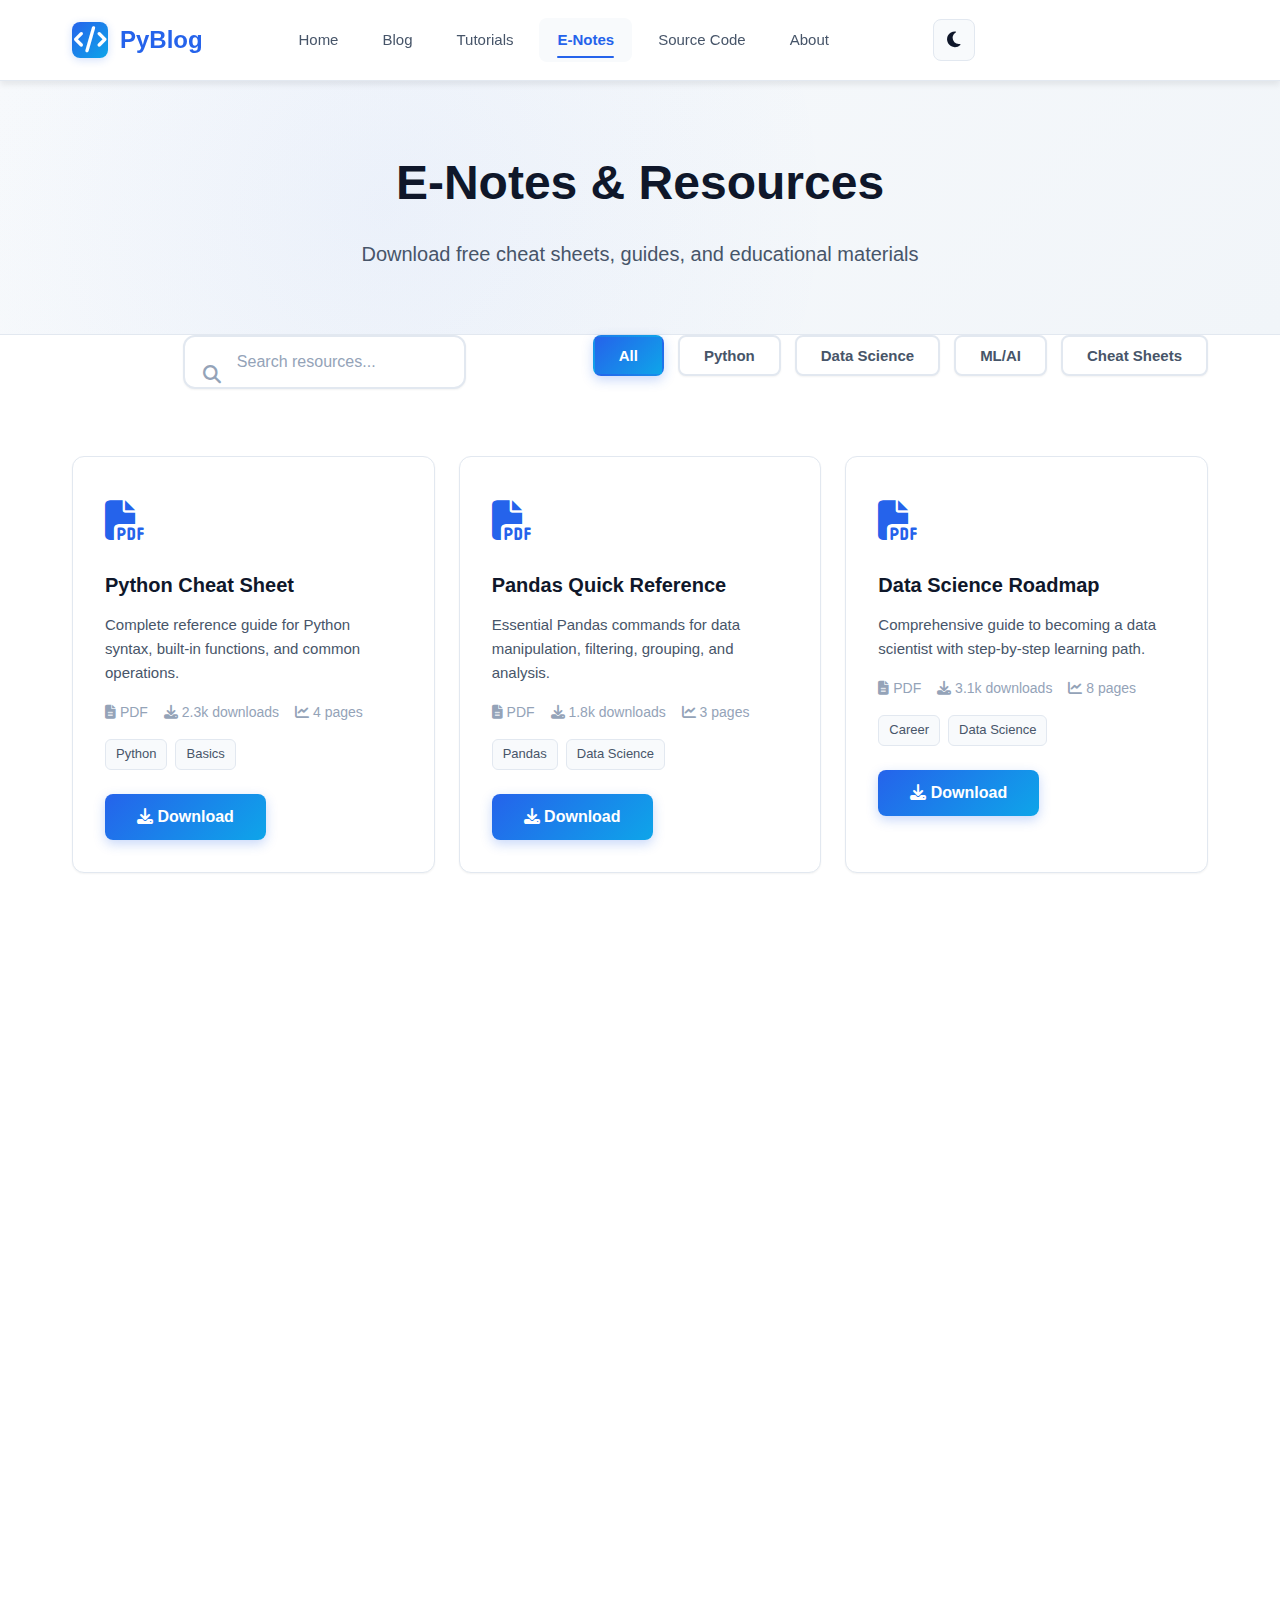
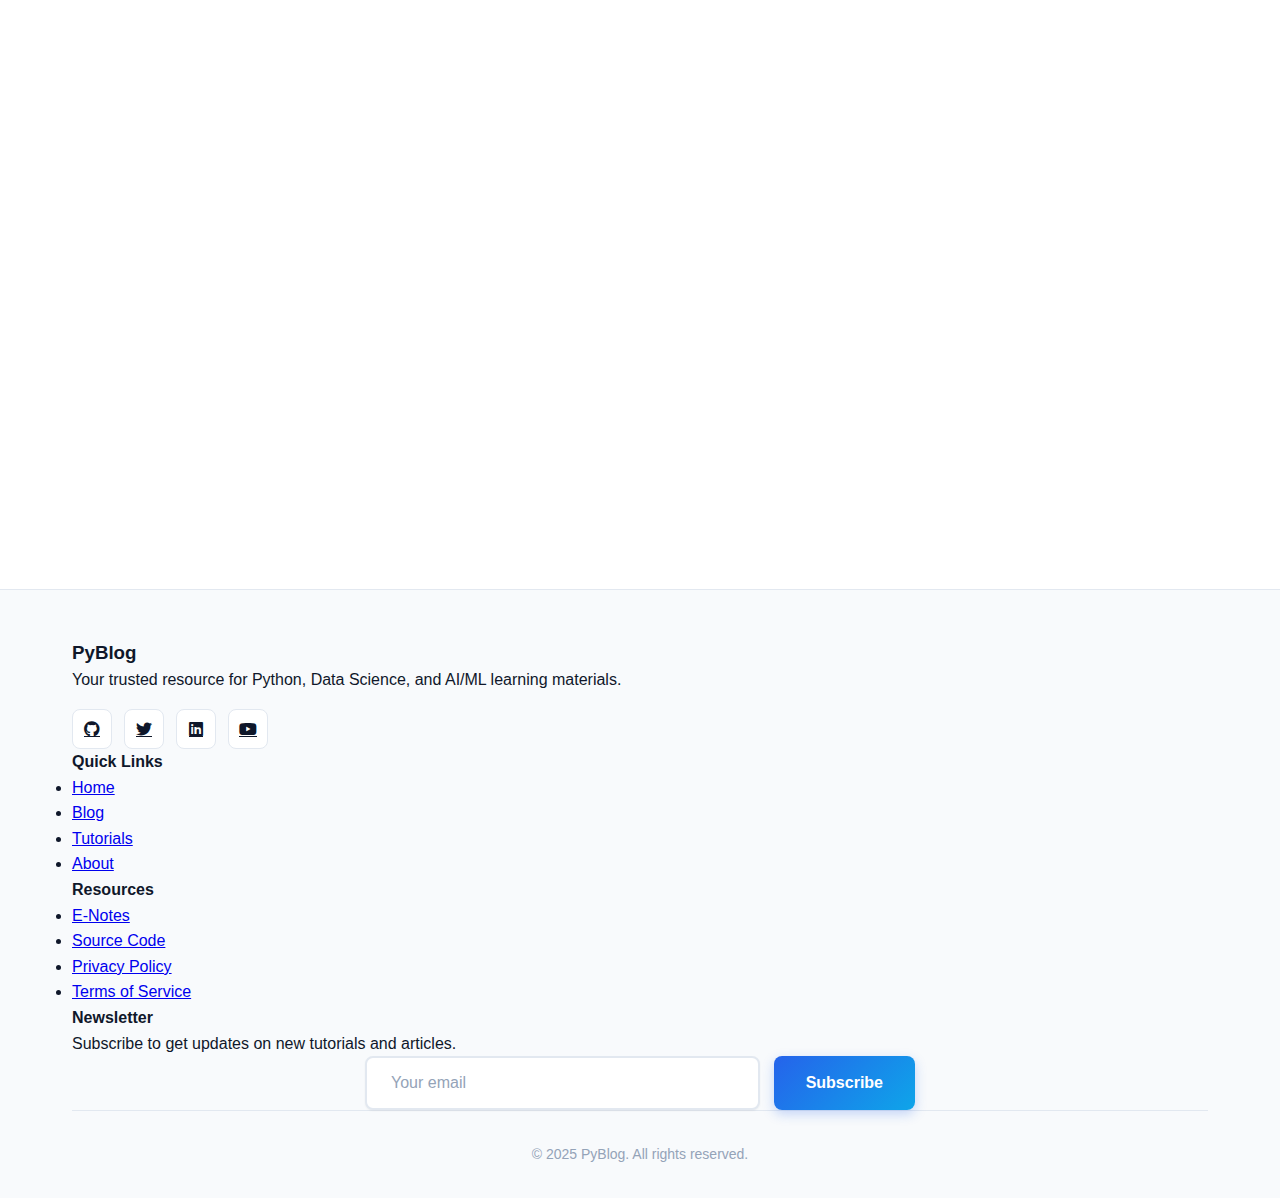
<file: e-notes.html>
<!DOCTYPE html>
<html lang="en">
<head>
    <meta charset="UTF-8">
    <meta name="viewport" content="width=device-width, initial-scale=1.0">
    <meta name="description" content="PyBlog - Download free Python, Data Science, and AI/ML resources">
    <title>E-Notes - PyBlog</title>
    <link rel="stylesheet" href="styles.css">
    <link rel="stylesheet" href="https://cdnjs.cloudflare.com/ajax/libs/font-awesome/6.4.0/css/all.min.css">
</head>
<body>
    <!-- Navigation -->
    <nav class="navbar" id="navbar">
        <div class="container">
            <div class="nav-wrapper">
                <div class="logo">
                    <i class="fas fa-code"></i>
                    <span>PyBlog</span>
                </div>
                <ul class="nav-menu" id="navMenu">
                    <li><a href="index.html">Home</a></li>
                    <li><a href="blog.html">Blog</a></li>
                    <li><a href="tutorials.html">Tutorials</a></li>
                    <li><a href="e-notes.html" class="active">E-Notes</a></li>
                    <li><a href="source-code.html">Source Code</a></li>
                    <li><a href="about.html">About</a></li>
                </ul>
                <button class="theme-toggle" id="themeToggle" aria-label="Toggle theme">
                    <i class="fas fa-moon"></i>
                </button>
                <div class="mobile-menu-toggle" id="hamburger">
                    <i class="fas fa-bars"></i>
                </div>
                    <span></span>
                    <span></span>
                    <span></span>
                </div>
            </div>
        </div>
    </nav>

    <!-- Page Header -->
    <section class="page-header">
        <div class="container">
            <h1>E-Notes & Resources</h1>
            <p>Download free cheat sheets, guides, and educational materials</p>
        </div>
    </section>

    <!-- Search and Filter -->
    <section class="resources-filter">
        <div class="container">
            <div class="filter-bar">
                <div class="search-box">
                    <i class="fas fa-search"></i>
                    <input type="text" id="resourceSearch" placeholder="Search resources...">
                </div>
                <div class="filter-buttons">
                    <button class="filter-btn active" data-filter="all">All</button>
                    <button class="filter-btn" data-filter="python">Python</button>
                    <button class="filter-btn" data-filter="data-science">Data Science</button>
                    <button class="filter-btn" data-filter="ml">ML/AI</button>
                    <button class="filter-btn" data-filter="cheatsheet">Cheat Sheets</button>
                </div>
            </div>
        </div>
    </section>

    <!-- Resources Section -->
    <section class="resources-section">
        <div class="container">
            <div class="resources-grid" id="resourcesGrid">
                <!-- Resource 1 -->
                <div class="resource-card" data-category="python cheatsheet">
                    <div class="resource-icon">
                        <i class="fas fa-file-pdf"></i>
                    </div>
                    <div class="resource-content">
                        <h3>Python Cheat Sheet</h3>
                        <p>Complete reference guide for Python syntax, built-in functions, and common operations.</p>
                        <div class="resource-meta">
                            <span><i class="fas fa-file-alt"></i> PDF</span>
                            <span><i class="fas fa-download"></i> 2.3k downloads</span>
                            <span><i class="fas fa-chart-line"></i> 4 pages</span>
                        </div>
                        <div class="resource-tags">
                            <span class="tag">Python</span>
                            <span class="tag">Basics</span>
                        </div>
                        <button class="btn btn-primary btn-block" onclick="downloadResource('python-cheatsheet.pdf')">
                            <i class="fas fa-download"></i> Download
                        </button>
                    </div>
                </div>

                <!-- Resource 2 -->
                <div class="resource-card" data-category="python cheatsheet">
                    <div class="resource-icon">
                        <i class="fas fa-file-pdf"></i>
                    </div>
                    <div class="resource-content">
                        <h3>Pandas Quick Reference</h3>
                        <p>Essential Pandas commands for data manipulation, filtering, grouping, and analysis.</p>
                        <div class="resource-meta">
                            <span><i class="fas fa-file-alt"></i> PDF</span>
                            <span><i class="fas fa-download"></i> 1.8k downloads</span>
                            <span><i class="fas fa-chart-line"></i> 3 pages</span>
                        </div>
                        <div class="resource-tags">
                            <span class="tag">Pandas</span>
                            <span class="tag">Data Science</span>
                        </div>
                        <button class="btn btn-primary btn-block" onclick="downloadResource('pandas-reference.pdf')">
                            <i class="fas fa-download"></i> Download
                        </button>
                    </div>
                </div>

                <!-- Resource 3 -->
                <div class="resource-card" data-category="data-science">
                    <div class="resource-icon">
                        <i class="fas fa-file-pdf"></i>
                    </div>
                    <div class="resource-content">
                        <h3>Data Science Roadmap</h3>
                        <p>Comprehensive guide to becoming a data scientist with step-by-step learning path.</p>
                        <div class="resource-meta">
                            <span><i class="fas fa-file-alt"></i> PDF</span>
                            <span><i class="fas fa-download"></i> 3.1k downloads</span>
                            <span><i class="fas fa-chart-line"></i> 8 pages</span>
                        </div>
                        <div class="resource-tags">
                            <span class="tag">Career</span>
                            <span class="tag">Data Science</span>
                        </div>
                        <button class="btn btn-primary btn-block" onclick="downloadResource('data-science-roadmap.pdf')">
                            <i class="fas fa-download"></i> Download
                        </button>
                    </div>
                </div>

                <!-- Resource 4 -->
                <div class="resource-card" data-category="ml cheatsheet">
                    <div class="resource-icon">
                        <i class="fas fa-file-pdf"></i>
                    </div>
                    <div class="resource-content">
                        <h3>Machine Learning Algorithms Guide</h3>
                        <p>Overview of popular ML algorithms, when to use them, and key parameters.</p>
                        <div class="resource-meta">
                            <span><i class="fas fa-file-alt"></i> PDF</span>
                            <span><i class="fas fa-download"></i> 2.7k downloads</span>
                            <span><i class="fas fa-chart-line"></i> 10 pages</span>
                        </div>
                        <div class="resource-tags">
                            <span class="tag">Machine Learning</span>
                            <span class="tag">Algorithms</span>
                        </div>
                        <button class="btn btn-primary btn-block" onclick="downloadResource('ml-algorithms.pdf')">
                            <i class="fas fa-download"></i> Download
                        </button>
                    </div>
                </div>

                <!-- Resource 5 -->
                <div class="resource-card" data-category="python cheatsheet">
                    <div class="resource-icon">
                        <i class="fas fa-file-pdf"></i>
                    </div>
                    <div class="resource-content">
                        <h3>NumPy Cheat Sheet</h3>
                        <p>Quick reference for NumPy array operations, functions, and best practices.</p>
                        <div class="resource-meta">
                            <span><i class="fas fa-file-alt"></i> PDF</span>
                            <span><i class="fas fa-download"></i> 1.5k downloads</span>
                            <span><i class="fas fa-chart-line"></i> 2 pages</span>
                        </div>
                        <div class="resource-tags">
                            <span class="tag">NumPy</span>
                            <span class="tag">Arrays</span>
                        </div>
                        <button class="btn btn-primary btn-block" onclick="downloadResource('numpy-cheatsheet.pdf')">
                            <i class="fas fa-download"></i> Download
                        </button>
                    </div>
                </div>

                <!-- Resource 6 -->
                <div class="resource-card" data-category="data-science">
                    <div class="resource-icon">
                        <i class="fas fa-file-pdf"></i>
                    </div>
                    <div class="resource-content">
                        <h3>Data Visualization Best Practices</h3>
                        <p>Guidelines for creating effective and beautiful data visualizations.</p>
                        <div class="resource-meta">
                            <span><i class="fas fa-file-alt"></i> PDF</span>
                            <span><i class="fas fa-download"></i> 1.2k downloads</span>
                            <span><i class="fas fa-chart-line"></i> 6 pages</span>
                        </div>
                        <div class="resource-tags">
                            <span class="tag">Visualization</span>
                            <span class="tag">Design</span>
                        </div>
                        <button class="btn btn-primary btn-block" onclick="downloadResource('data-viz-guide.pdf')">
                            <i class="fas fa-download"></i> Download
                        </button>
                    </div>
                </div>

                <!-- Resource 7 -->
                <div class="resource-card" data-category="ml">
                    <div class="resource-icon">
                        <i class="fas fa-file-pdf"></i>
                    </div>
                    <div class="resource-content">
                        <h3>Deep Learning Fundamentals</h3>
                        <p>Introduction to neural networks, architectures, and deep learning concepts.</p>
                        <div class="resource-meta">
                            <span><i class="fas fa-file-alt"></i> PDF</span>
                            <span><i class="fas fa-download"></i> 2.9k downloads</span>
                            <span><i class="fas fa-chart-line"></i> 15 pages</span>
                        </div>
                        <div class="resource-tags">
                            <span class="tag">Deep Learning</span>
                            <span class="tag">Neural Networks</span>
                        </div>
                        <button class="btn btn-primary btn-block" onclick="downloadResource('deep-learning-guide.pdf')">
                            <i class="fas fa-download"></i> Download
                        </button>
                    </div>
                </div>

                <!-- Resource 8 -->
                <div class="resource-card" data-category="python">
                    <div class="resource-icon">
                        <i class="fas fa-file-pdf"></i>
                    </div>
                    <div class="resource-content">
                        <h3>Python Data Structures Guide</h3>
                        <p>Comprehensive guide to lists, tuples, sets, and dictionaries in Python.</p>
                        <div class="resource-meta">
                            <span><i class="fas fa-file-alt"></i> PDF</span>
                            <span><i class="fas fa-download"></i> 1.9k downloads</span>
                            <span><i class="fas fa-chart-line"></i> 7 pages</span>
                        </div>
                        <div class="resource-tags">
                            <span class="tag">Python</span>
                            <span class="tag">Data Structures</span>
                        </div>
                        <button class="btn btn-primary btn-block" onclick="downloadResource('data-structures.pdf')">
                            <i class="fas fa-download"></i> Download
                        </button>
                    </div>
                </div>

                <!-- Resource 9 -->
                <div class="resource-card" data-category="data-science cheatsheet">
                    <div class="resource-icon">
                        <i class="fas fa-file-pdf"></i>
                    </div>
                    <div class="resource-content">
                        <h3>Statistical Analysis Cheat Sheet</h3>
                        <p>Key statistical concepts, tests, and formulas for data analysis.</p>
                        <div class="resource-meta">
                            <span><i class="fas fa-file-alt"></i> PDF</span>
                            <span><i class="fas fa-download"></i> 1.4k downloads</span>
                            <span><i class="fas fa-chart-line"></i> 4 pages</span>
                        </div>
                        <div class="resource-tags">
                            <span class="tag">Statistics</span>
                            <span class="tag">Analysis</span>
                        </div>
                        <button class="btn btn-primary btn-block" onclick="downloadResource('statistics-cheatsheet.pdf')">
                            <i class="fas fa-download"></i> Download
                        </button>
                    </div>
                </div>

                <!-- Resource 10 -->
                <div class="resource-card" data-category="ml">
                    <div class="resource-icon">
                        <i class="fas fa-file-pdf"></i>
                    </div>
                    <div class="resource-content">
                        <h3>Scikit-learn Model Selection</h3>
                        <p>Guide to choosing the right machine learning model for your problem.</p>
                        <div class="resource-meta">
                            <span><i class="fas fa-file-alt"></i> PDF</span>
                            <span><i class="fas fa-download"></i> 2.1k downloads</span>
                            <span><i class="fas fa-chart-line"></i> 5 pages</span>
                        </div>
                        <div class="resource-tags">
                            <span class="tag">Scikit-learn</span>
                            <span class="tag">Model Selection</span>
                        </div>
                        <button class="btn btn-primary btn-block" onclick="downloadResource('model-selection.pdf')">
                            <i class="fas fa-download"></i> Download
                        </button>
                    </div>
                </div>

                <!-- Resource 11 -->
                <div class="resource-card" data-category="python">
                    <div class="resource-icon">
                        <i class="fas fa-file-pdf"></i>
                    </div>
                    <div class="resource-content">
                        <h3>Python Regular Expressions</h3>
                        <p>Master regex patterns for text processing and data extraction in Python.</p>
                        <div class="resource-meta">
                            <span><i class="fas fa-file-alt"></i> PDF</span>
                            <span><i class="fas fa-download"></i> 1.1k downloads</span>
                            <span><i class="fas fa-chart-line"></i> 3 pages</span>
                        </div>
                        <div class="resource-tags">
                            <span class="tag">Regex</span>
                            <span class="tag">Text Processing</span>
                        </div>
                        <button class="btn btn-primary btn-block" onclick="downloadResource('regex-guide.pdf')">
                            <i class="fas fa-download"></i> Download
                        </button>
                    </div>
                </div>

                <!-- Resource 12 -->
                <div class="resource-card" data-category="data-science">
                    <div class="resource-icon">
                        <i class="fas fa-file-pdf"></i>
                    </div>
                    <div class="resource-content">
                        <h3>SQL for Data Science</h3>
                        <p>Essential SQL queries and database concepts for data scientists.</p>
                        <div class="resource-meta">
                            <span><i class="fas fa-file-alt"></i> PDF</span>
                            <span><i class="fas fa-download"></i> 2.4k downloads</span>
                            <span><i class="fas fa-chart-line"></i> 9 pages</span>
                        </div>
                        <div class="resource-tags">
                            <span class="tag">SQL</span>
                            <span class="tag">Database</span>
                        </div>
                        <button class="btn btn-primary btn-block" onclick="downloadResource('sql-guide.pdf')">
                            <i class="fas fa-download"></i> Download
                        </button>
                    </div>
                </div>
            </div>
        </div>
    </section>

    <!-- Footer -->
    <footer class="footer">
        <div class="container">
            <div class="footer-grid">
                <div class="footer-col">
                    <h3>PyBlog</h3>
                    <p>Your trusted resource for Python, Data Science, and AI/ML learning materials.</p>
                    <div class="social-links">
                        <a href="#" aria-label="GitHub"><i class="fab fa-github"></i></a>
                        <a href="#" aria-label="Twitter"><i class="fab fa-twitter"></i></a>
                        <a href="#" aria-label="LinkedIn"><i class="fab fa-linkedin"></i></a>
                        <a href="#" aria-label="YouTube"><i class="fab fa-youtube"></i></a>
                    </div>
                </div>
                <div class="footer-col">
                    <h4>Quick Links</h4>
                    <ul>
                        <li><a href="index.html">Home</a></li>
                        <li><a href="blog.html">Blog</a></li>
                        <li><a href="tutorials.html">Tutorials</a></li>
                        <li><a href="about.html">About</a></li>
                    </ul>
                </div>
                <div class="footer-col">
                    <h4>Resources</h4>
                    <ul>
                        <li><a href="e-notes.html">E-Notes</a></li>
                        <li><a href="source-code.html">Source Code</a></li>
                        <li><a href="#">Privacy Policy</a></li>
                        <li><a href="#">Terms of Service</a></li>
                    </ul>
                </div>
                <div class="footer-col">
                    <h4>Newsletter</h4>
                    <p>Subscribe to get updates on new tutorials and articles.</p>
                    <form class="newsletter-form">
                        <input type="email" placeholder="Your email" required>
                        <button type="submit" class="btn btn-primary">Subscribe</button>
                    </form>
                </div>
            </div>
            <div class="footer-bottom">
                <p>&copy; 2025 PyBlog. All rights reserved.</p>
            </div>
        </div>
    </footer>

    <!-- Scroll to Top Button -->
    <button id="scroll-top" aria-label="Scroll to top">
        <i class="fas fa-arrow-up"></i>
    </button>

    <script src="script.js"></script>
</body>
</html>
</file>
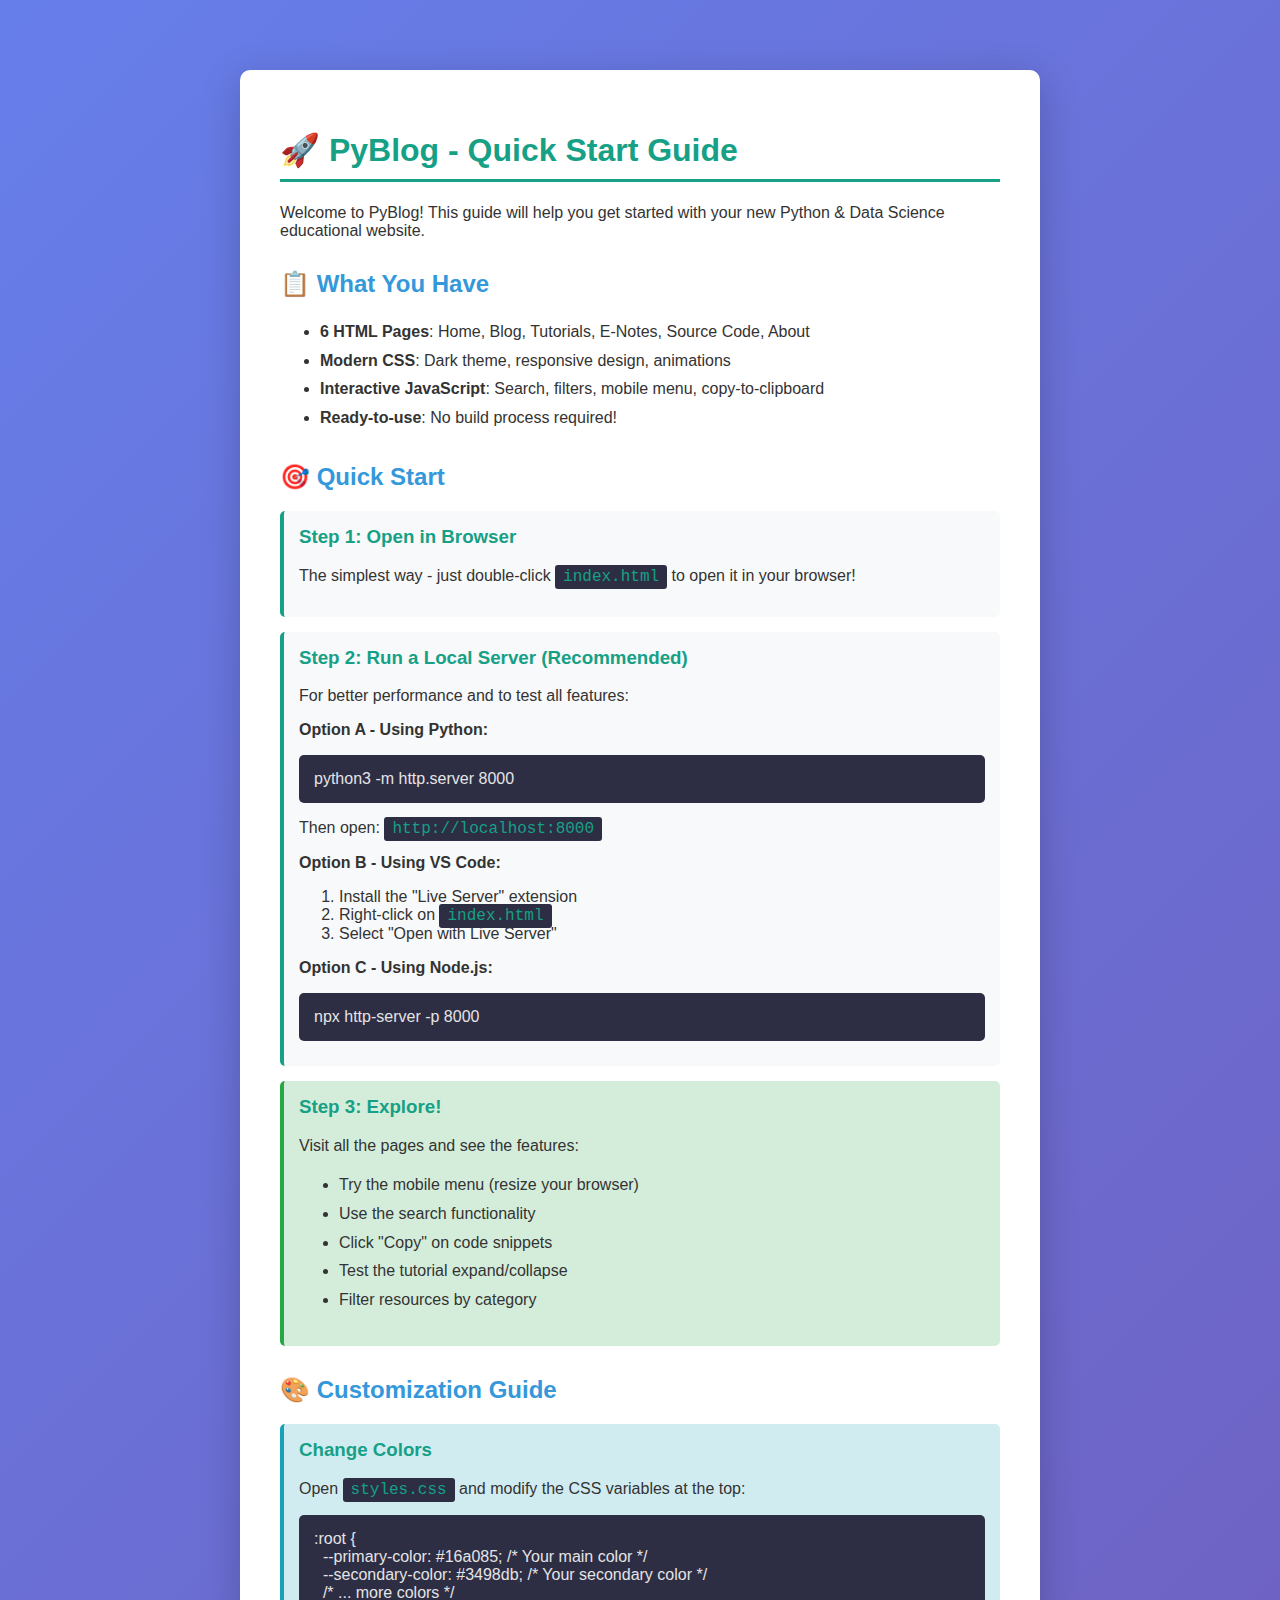
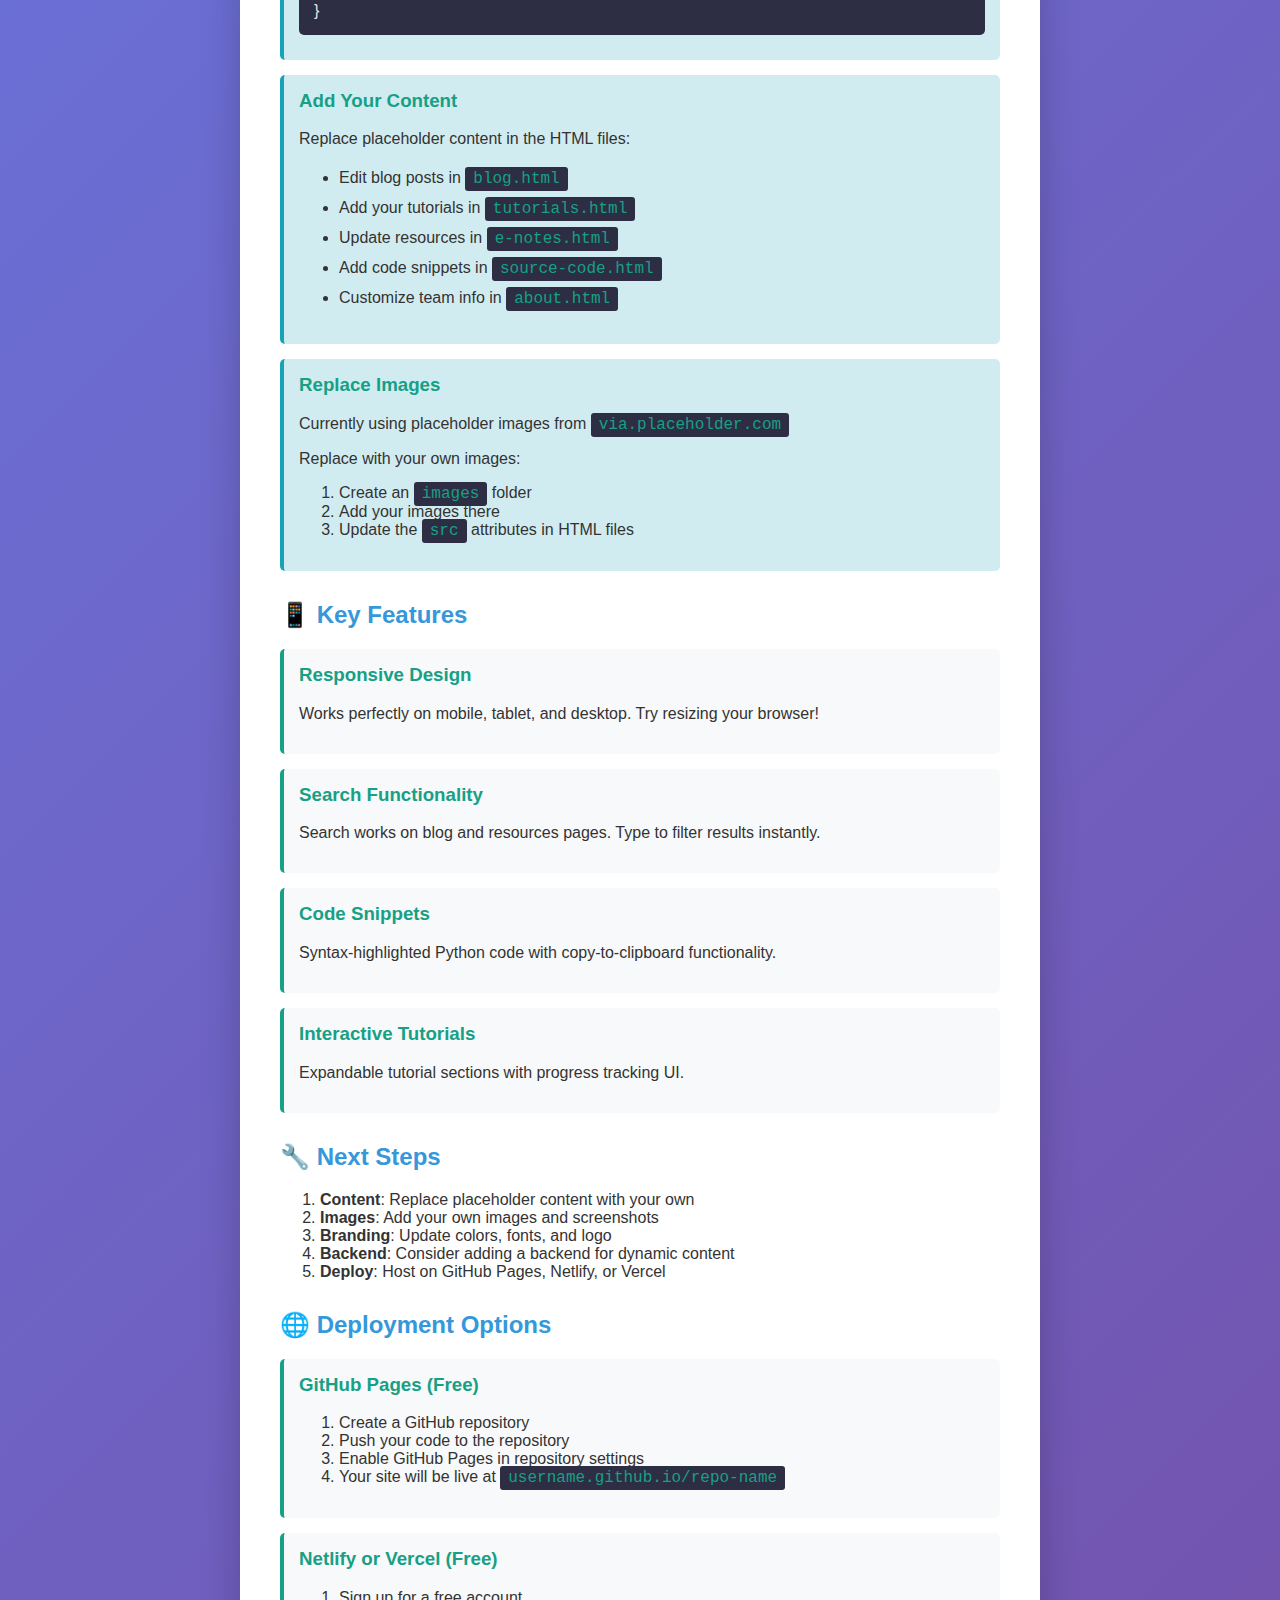
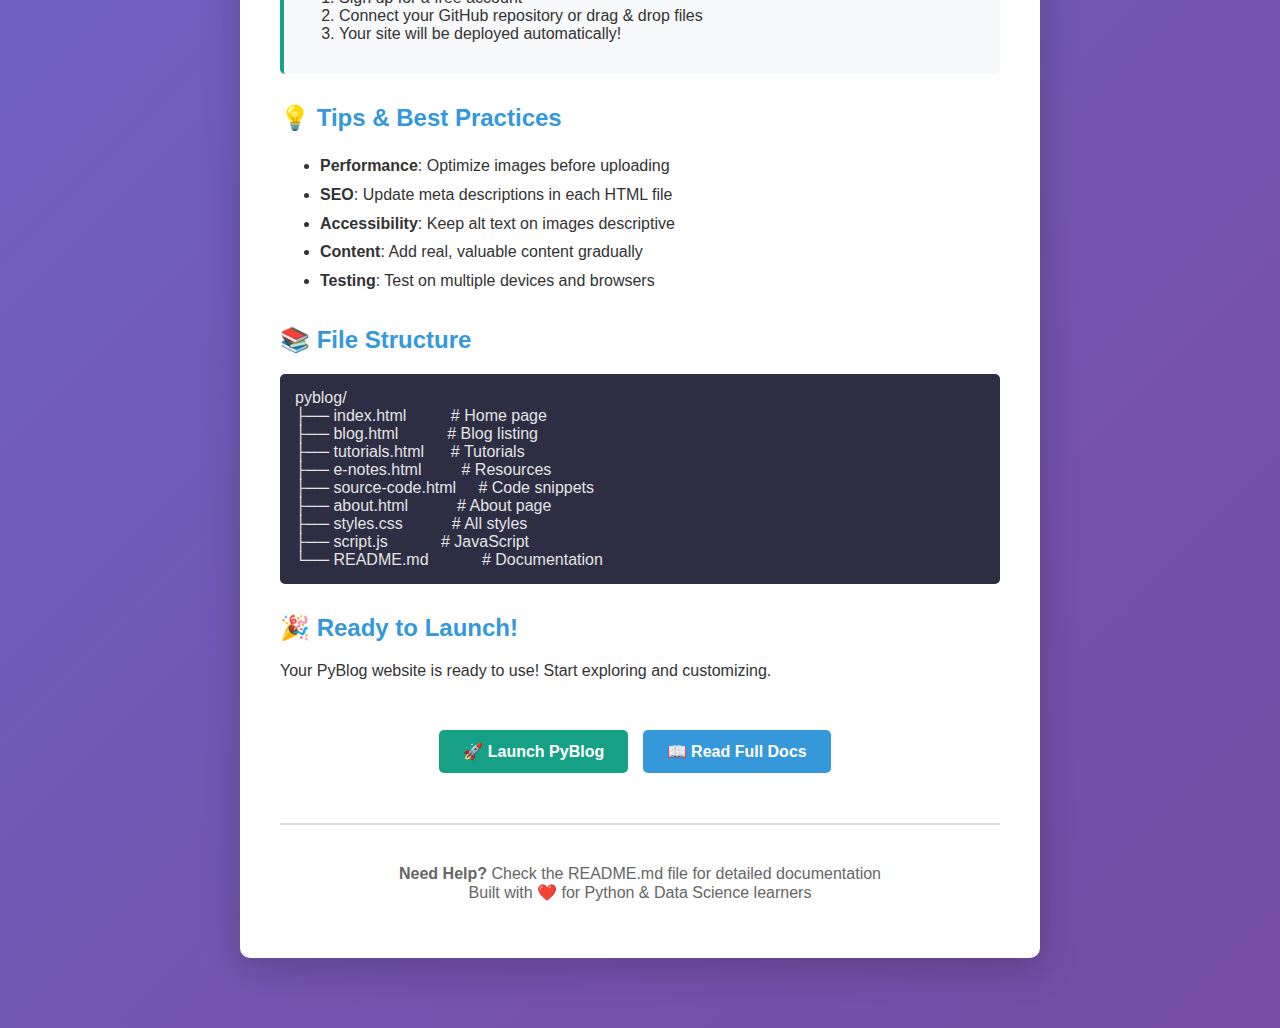
<file: QUICKSTART.html>
<!DOCTYPE html>
<html lang="en">
<head>
    <meta charset="UTF-8">
    <meta name="viewport" content="width=device-width, initial-scale=1.0">
    <title>PyBlog - Quick Start Guide</title>
    <style>
        body {
            font-family: 'Segoe UI', Tahoma, Geneva, Verdana, sans-serif;
            max-width: 800px;
            margin: 50px auto;
            padding: 20px;
            background: linear-gradient(135deg, #667eea 0%, #764ba2 100%);
            color: #333;
        }
        .container {
            background: white;
            padding: 40px;
            border-radius: 10px;
            box-shadow: 0 10px 40px rgba(0,0,0,0.2);
        }
        h1 {
            color: #16a085;
            border-bottom: 3px solid #16a085;
            padding-bottom: 10px;
        }
        h2 {
            color: #3498db;
            margin-top: 30px;
        }
        .step {
            background: #f8f9fa;
            padding: 15px;
            margin: 15px 0;
            border-left: 4px solid #16a085;
            border-radius: 5px;
        }
        .step h3 {
            margin-top: 0;
            color: #16a085;
        }
        code {
            background: #2d2d44;
            color: #16a085;
            padding: 3px 8px;
            border-radius: 3px;
            font-family: 'Courier New', monospace;
        }
        .command {
            background: #2d2d44;
            color: #e4e4e4;
            padding: 15px;
            border-radius: 5px;
            margin: 10px 0;
            overflow-x: auto;
        }
        .success {
            background: #d4edda;
            border-left-color: #28a745;
        }
        .info {
            background: #d1ecf1;
            border-left-color: #17a2b8;
        }
        a {
            color: #16a085;
            text-decoration: none;
            font-weight: bold;
        }
        a:hover {
            text-decoration: underline;
        }
        ul {
            line-height: 1.8;
        }
        .btn {
            display: inline-block;
            background: #16a085;
            color: white;
            padding: 12px 24px;
            border-radius: 5px;
            text-decoration: none;
            margin: 10px 10px 10px 0;
            transition: 0.3s;
        }
        .btn:hover {
            background: #138d75;
            transform: translateY(-2px);
            box-shadow: 0 5px 15px rgba(22, 160, 133, 0.3);
        }
    </style>
</head>
<body>
    <div class="container">
        <h1>🚀 PyBlog - Quick Start Guide</h1>
        
        <p>Welcome to PyBlog! This guide will help you get started with your new Python & Data Science educational website.</p>
        
        <h2>📋 What You Have</h2>
        <ul>
            <li><strong>6 HTML Pages</strong>: Home, Blog, Tutorials, E-Notes, Source Code, About</li>
            <li><strong>Modern CSS</strong>: Dark theme, responsive design, animations</li>
            <li><strong>Interactive JavaScript</strong>: Search, filters, mobile menu, copy-to-clipboard</li>
            <li><strong>Ready-to-use</strong>: No build process required!</li>
        </ul>
        
        <h2>🎯 Quick Start</h2>
        
        <div class="step">
            <h3>Step 1: Open in Browser</h3>
            <p>The simplest way - just double-click <code>index.html</code> to open it in your browser!</p>
        </div>
        
        <div class="step">
            <h3>Step 2: Run a Local Server (Recommended)</h3>
            <p>For better performance and to test all features:</p>
            
            <p><strong>Option A - Using Python:</strong></p>
            <div class="command">python3 -m http.server 8000</div>
            <p>Then open: <code>http://localhost:8000</code></p>
            
            <p><strong>Option B - Using VS Code:</strong></p>
            <ol>
                <li>Install the "Live Server" extension</li>
                <li>Right-click on <code>index.html</code></li>
                <li>Select "Open with Live Server"</li>
            </ol>
            
            <p><strong>Option C - Using Node.js:</strong></p>
            <div class="command">npx http-server -p 8000</div>
        </div>
        
        <div class="step success">
            <h3>Step 3: Explore!</h3>
            <p>Visit all the pages and see the features:</p>
            <ul>
                <li>Try the mobile menu (resize your browser)</li>
                <li>Use the search functionality</li>
                <li>Click "Copy" on code snippets</li>
                <li>Test the tutorial expand/collapse</li>
                <li>Filter resources by category</li>
            </ul>
        </div>
        
        <h2>🎨 Customization Guide</h2>
        
        <div class="step info">
            <h3>Change Colors</h3>
            <p>Open <code>styles.css</code> and modify the CSS variables at the top:</p>
            <div class="command">
:root {<br>
&nbsp;&nbsp;--primary-color: #16a085; /* Your main color */<br>
&nbsp;&nbsp;--secondary-color: #3498db; /* Your secondary color */<br>
&nbsp;&nbsp;/* ... more colors */<br>
}
            </div>
        </div>
        
        <div class="step info">
            <h3>Add Your Content</h3>
            <p>Replace placeholder content in the HTML files:</p>
            <ul>
                <li>Edit blog posts in <code>blog.html</code></li>
                <li>Add your tutorials in <code>tutorials.html</code></li>
                <li>Update resources in <code>e-notes.html</code></li>
                <li>Add code snippets in <code>source-code.html</code></li>
                <li>Customize team info in <code>about.html</code></li>
            </ul>
        </div>
        
        <div class="step info">
            <h3>Replace Images</h3>
            <p>Currently using placeholder images from <code>via.placeholder.com</code></p>
            <p>Replace with your own images:</p>
            <ol>
                <li>Create an <code>images</code> folder</li>
                <li>Add your images there</li>
                <li>Update the <code>src</code> attributes in HTML files</li>
            </ol>
        </div>
        
        <h2>📱 Key Features</h2>
        
        <div class="step">
            <h3>Responsive Design</h3>
            <p>Works perfectly on mobile, tablet, and desktop. Try resizing your browser!</p>
        </div>
        
        <div class="step">
            <h3>Search Functionality</h3>
            <p>Search works on blog and resources pages. Type to filter results instantly.</p>
        </div>
        
        <div class="step">
            <h3>Code Snippets</h3>
            <p>Syntax-highlighted Python code with copy-to-clipboard functionality.</p>
        </div>
        
        <div class="step">
            <h3>Interactive Tutorials</h3>
            <p>Expandable tutorial sections with progress tracking UI.</p>
        </div>
        
        <h2>🔧 Next Steps</h2>
        
        <ol>
            <li><strong>Content</strong>: Replace placeholder content with your own</li>
            <li><strong>Images</strong>: Add your own images and screenshots</li>
            <li><strong>Branding</strong>: Update colors, fonts, and logo</li>
            <li><strong>Backend</strong>: Consider adding a backend for dynamic content</li>
            <li><strong>Deploy</strong>: Host on GitHub Pages, Netlify, or Vercel</li>
        </ol>
        
        <h2>🌐 Deployment Options</h2>
        
        <div class="step">
            <h3>GitHub Pages (Free)</h3>
            <ol>
                <li>Create a GitHub repository</li>
                <li>Push your code to the repository</li>
                <li>Enable GitHub Pages in repository settings</li>
                <li>Your site will be live at <code>username.github.io/repo-name</code></li>
            </ol>
        </div>
        
        <div class="step">
            <h3>Netlify or Vercel (Free)</h3>
            <ol>
                <li>Sign up for a free account</li>
                <li>Connect your GitHub repository or drag & drop files</li>
                <li>Your site will be deployed automatically!</li>
            </ol>
        </div>
        
        <h2>💡 Tips & Best Practices</h2>
        
        <ul>
            <li><strong>Performance</strong>: Optimize images before uploading</li>
            <li><strong>SEO</strong>: Update meta descriptions in each HTML file</li>
            <li><strong>Accessibility</strong>: Keep alt text on images descriptive</li>
            <li><strong>Content</strong>: Add real, valuable content gradually</li>
            <li><strong>Testing</strong>: Test on multiple devices and browsers</li>
        </ul>
        
        <h2>📚 File Structure</h2>
        
        <div class="command">
pyblog/<br>
├── index.html&nbsp;&nbsp;&nbsp;&nbsp;&nbsp;&nbsp;&nbsp;&nbsp;&nbsp;&nbsp;# Home page<br>
├── blog.html&nbsp;&nbsp;&nbsp;&nbsp;&nbsp;&nbsp;&nbsp;&nbsp;&nbsp;&nbsp;&nbsp;# Blog listing<br>
├── tutorials.html&nbsp;&nbsp;&nbsp;&nbsp;&nbsp;&nbsp;# Tutorials<br>
├── e-notes.html&nbsp;&nbsp;&nbsp;&nbsp;&nbsp;&nbsp;&nbsp;&nbsp;&nbsp;# Resources<br>
├── source-code.html&nbsp;&nbsp;&nbsp;&nbsp;&nbsp;# Code snippets<br>
├── about.html&nbsp;&nbsp;&nbsp;&nbsp;&nbsp;&nbsp;&nbsp;&nbsp;&nbsp;&nbsp;&nbsp;# About page<br>
├── styles.css&nbsp;&nbsp;&nbsp;&nbsp;&nbsp;&nbsp;&nbsp;&nbsp;&nbsp;&nbsp;&nbsp;# All styles<br>
├── script.js&nbsp;&nbsp;&nbsp;&nbsp;&nbsp;&nbsp;&nbsp;&nbsp;&nbsp;&nbsp;&nbsp;&nbsp;# JavaScript<br>
└── README.md&nbsp;&nbsp;&nbsp;&nbsp;&nbsp;&nbsp;&nbsp;&nbsp;&nbsp;&nbsp;&nbsp;&nbsp;# Documentation
        </div>
        
        <h2>🎉 Ready to Launch!</h2>
        
        <p>Your PyBlog website is ready to use! Start exploring and customizing.</p>
        
        <div style="text-align: center; margin-top: 40px;">
            <a href="index.html" class="btn">🚀 Launch PyBlog</a>
            <a href="README.md" class="btn" style="background: #3498db;">📖 Read Full Docs</a>
        </div>
        
        <hr style="margin: 40px 0; border: 1px solid #ddd;">
        
        <p style="text-align: center; color: #666;">
            <strong>Need Help?</strong> Check the README.md file for detailed documentation<br>
            Built with ❤️ for Python & Data Science learners
        </p>
    </div>
</body>
</html>
</file>
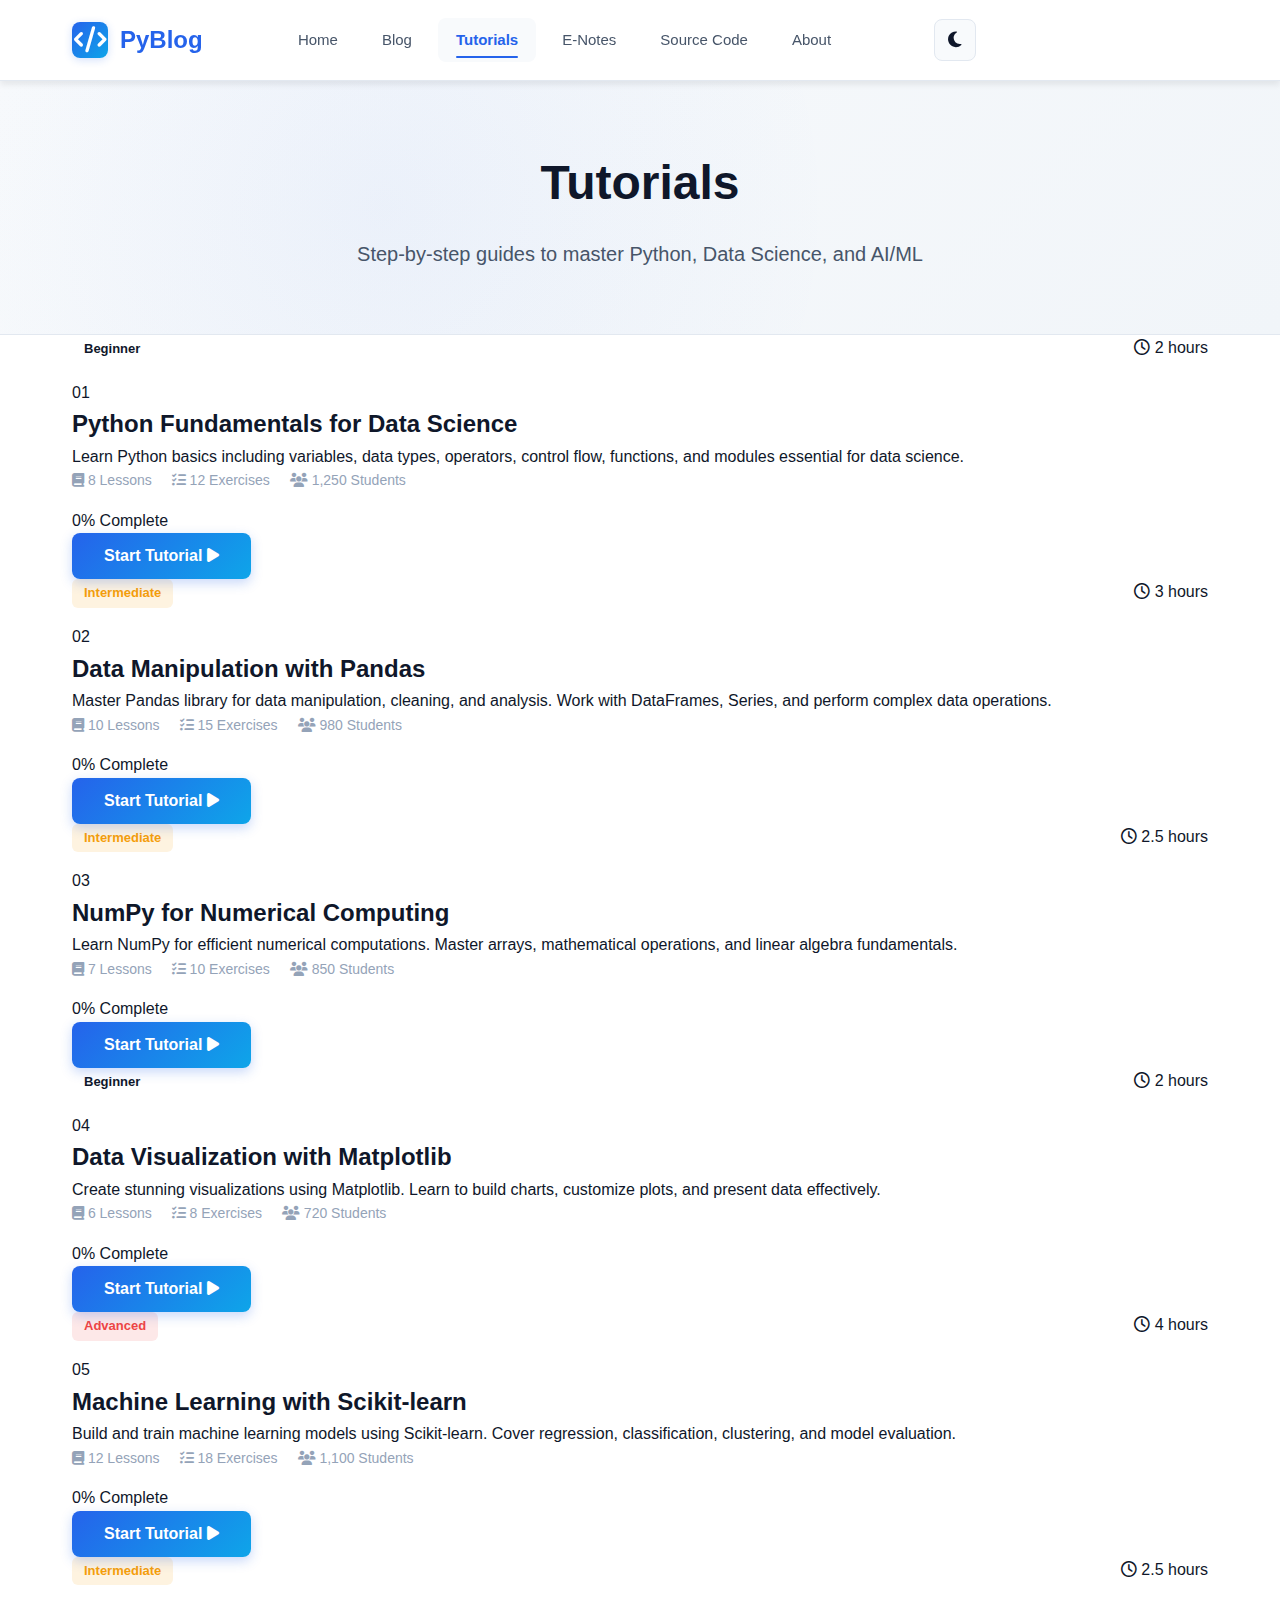
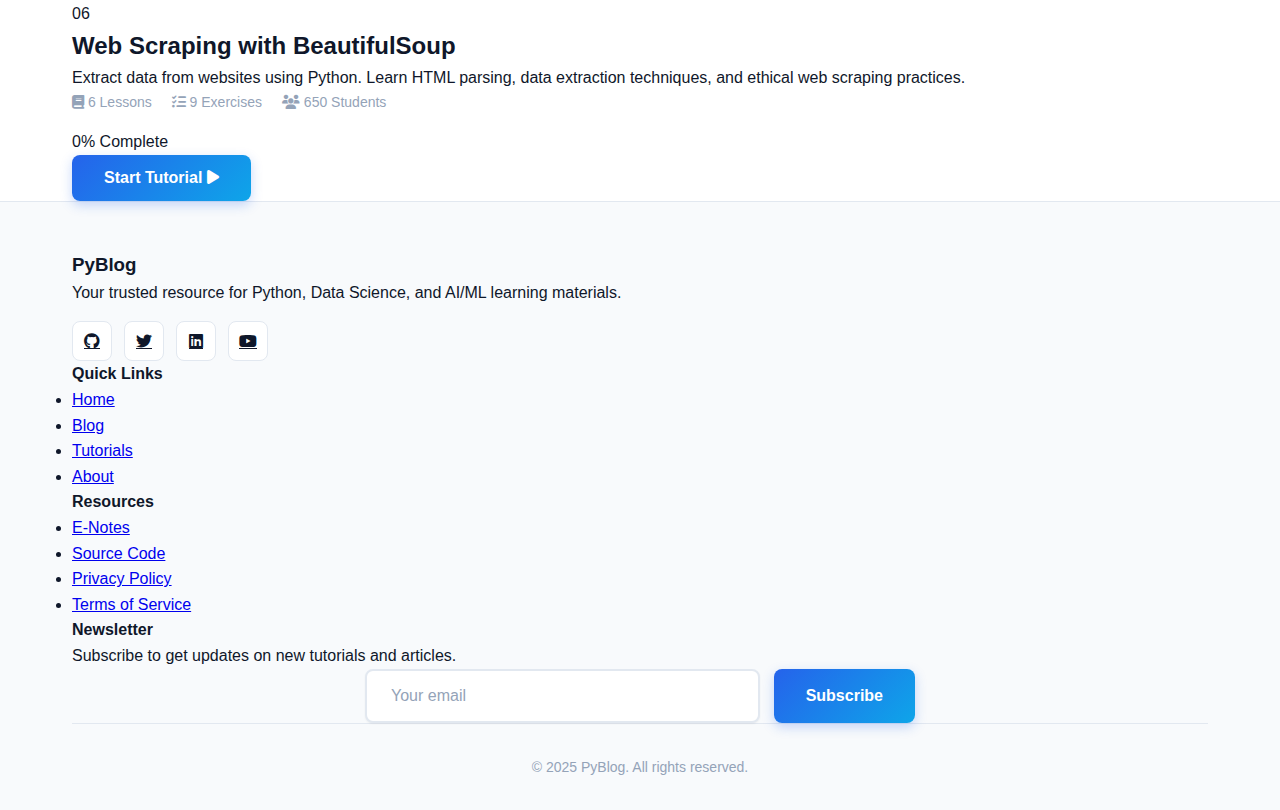
<file: tutorials.html>
<!DOCTYPE html>
<html lang="en">
<head>
    <meta charset="UTF-8">
    <meta name="viewport" content="width=device-width, initial-scale=1.0">
    <meta name="description" content="PyBlog - Step-by-step tutorials on Python, Data Science, and AI/ML">
    <title>Tutorials - PyBlog</title>
    <link rel="stylesheet" href="styles.css">
    <link rel="stylesheet" href="https://cdnjs.cloudflare.com/ajax/libs/font-awesome/6.4.0/css/all.min.css">
</head>
<body>
    <!-- Navigation -->
    <nav class="navbar" id="navbar">
        <div class="container">
            <div class="nav-wrapper">
                <div class="logo">
                    <i class="fas fa-code"></i>
                    <span>PyBlog</span>
                </div>
                <ul class="nav-menu" id="navMenu">
                    <li><a href="index.html">Home</a></li>
                    <li><a href="blog.html">Blog</a></li>
                    <li><a href="tutorials.html" class="active">Tutorials</a></li>
                    <li><a href="e-notes.html">E-Notes</a></li>
                    <li><a href="source-code.html">Source Code</a></li>
                    <li><a href="about.html">About</a></li>
                </ul>
                <button class="theme-toggle" id="themeToggle" aria-label="Toggle theme">
                    <i class="fas fa-moon"></i>
                </button>
                <div class="mobile-menu-toggle" id="hamburger">
                    <i class="fas fa-bars"></i>
                </div>
                    <span></span>
                    <span></span>
                    <span></span>
                </div>
            </div>
        </div>
    </nav>

    <!-- Page Header -->
    <section class="page-header">
        <div class="container">
            <h1>Tutorials</h1>
            <p>Step-by-step guides to master Python, Data Science, and AI/ML</p>
        </div>
    </section>

    <!-- Tutorials Section -->
    <section class="tutorials-section">
        <div class="container">
            <div class="tutorials-list">
                <!-- Tutorial 1 -->
                <article class="tutorial-item">
                    <div class="tutorial-header">
                        <span class="tutorial-badge">Beginner</span>
                        <span class="tutorial-duration"><i class="far fa-clock"></i> 2 hours</span>
                    </div>
                    <div class="tutorial-content">
                        <div class="tutorial-number-large">01</div>
                        <div class="tutorial-info">
                            <h2>Python Fundamentals for Data Science</h2>
                            <p>Learn Python basics including variables, data types, operators, control flow, functions, and modules essential for data science.</p>
                            <div class="tutorial-meta">
                                <span><i class="fas fa-book"></i> 8 Lessons</span>
                                <span><i class="fas fa-tasks"></i> 12 Exercises</span>
                                <span><i class="fas fa-users"></i> 1,250 Students</span>
                            </div>
                            <div class="tutorial-progress">
                                <div class="progress-bar">
                                    <div class="progress-fill" style="width: 0%"></div>
                                </div>
                                <span class="progress-text">0% Complete</span>
                            </div>
                            <button class="btn btn-primary tutorial-btn" onclick="toggleTutorialDetails('tutorial1')">
                                Start Tutorial <i class="fas fa-play"></i>
                            </button>
                        </div>
                    </div>
                    <div class="tutorial-details" id="tutorial1">
                        <h3>What You'll Learn:</h3>
                        <ul class="lesson-list">
                            <li><i class="fas fa-check-circle"></i> Variables and Data Types</li>
                            <li><i class="fas fa-check-circle"></i> Operators and Expressions</li>
                            <li><i class="fas fa-check-circle"></i> Control Flow (if/else, loops)</li>
                            <li><i class="fas fa-check-circle"></i> Functions and Lambda Expressions</li>
                            <li><i class="fas fa-check-circle"></i> Lists, Tuples, and Dictionaries</li>
                            <li><i class="fas fa-check-circle"></i> String Manipulation</li>
                            <li><i class="fas fa-check-circle"></i> File I/O Operations</li>
                            <li><i class="fas fa-check-circle"></i> Exception Handling</li>
                        </ul>
                    </div>
                </article>

                <!-- Tutorial 2 -->
                <article class="tutorial-item">
                    <div class="tutorial-header">
                        <span class="tutorial-badge intermediate">Intermediate</span>
                        <span class="tutorial-duration"><i class="far fa-clock"></i> 3 hours</span>
                    </div>
                    <div class="tutorial-content">
                        <div class="tutorial-number-large">02</div>
                        <div class="tutorial-info">
                            <h2>Data Manipulation with Pandas</h2>
                            <p>Master Pandas library for data manipulation, cleaning, and analysis. Work with DataFrames, Series, and perform complex data operations.</p>
                            <div class="tutorial-meta">
                                <span><i class="fas fa-book"></i> 10 Lessons</span>
                                <span><i class="fas fa-tasks"></i> 15 Exercises</span>
                                <span><i class="fas fa-users"></i> 980 Students</span>
                            </div>
                            <div class="tutorial-progress">
                                <div class="progress-bar">
                                    <div class="progress-fill" style="width: 0%"></div>
                                </div>
                                <span class="progress-text">0% Complete</span>
                            </div>
                            <button class="btn btn-primary tutorial-btn" onclick="toggleTutorialDetails('tutorial2')">
                                Start Tutorial <i class="fas fa-play"></i>
                            </button>
                        </div>
                    </div>
                    <div class="tutorial-details" id="tutorial2">
                        <h3>What You'll Learn:</h3>
                        <ul class="lesson-list">
                            <li><i class="fas fa-check-circle"></i> Creating and Loading DataFrames</li>
                            <li><i class="fas fa-check-circle"></i> Data Selection and Filtering</li>
                            <li><i class="fas fa-check-circle"></i> Handling Missing Data</li>
                            <li><i class="fas fa-check-circle"></i> Data Aggregation and Grouping</li>
                            <li><i class="fas fa-check-circle"></i> Merging and Joining DataFrames</li>
                            <li><i class="fas fa-check-circle"></i> Time Series Analysis</li>
                            <li><i class="fas fa-check-circle"></i> Data Transformation</li>
                            <li><i class="fas fa-check-circle"></i> Exporting Data</li>
                        </ul>
                    </div>
                </article>

                <!-- Tutorial 3 -->
                <article class="tutorial-item">
                    <div class="tutorial-header">
                        <span class="tutorial-badge intermediate">Intermediate</span>
                        <span class="tutorial-duration"><i class="far fa-clock"></i> 2.5 hours</span>
                    </div>
                    <div class="tutorial-content">
                        <div class="tutorial-number-large">03</div>
                        <div class="tutorial-info">
                            <h2>NumPy for Numerical Computing</h2>
                            <p>Learn NumPy for efficient numerical computations. Master arrays, mathematical operations, and linear algebra fundamentals.</p>
                            <div class="tutorial-meta">
                                <span><i class="fas fa-book"></i> 7 Lessons</span>
                                <span><i class="fas fa-tasks"></i> 10 Exercises</span>
                                <span><i class="fas fa-users"></i> 850 Students</span>
                            </div>
                            <div class="tutorial-progress">
                                <div class="progress-bar">
                                    <div class="progress-fill" style="width: 0%"></div>
                                </div>
                                <span class="progress-text">0% Complete</span>
                            </div>
                            <button class="btn btn-primary tutorial-btn" onclick="toggleTutorialDetails('tutorial3')">
                                Start Tutorial <i class="fas fa-play"></i>
                            </button>
                        </div>
                    </div>
                    <div class="tutorial-details" id="tutorial3">
                        <h3>What You'll Learn:</h3>
                        <ul class="lesson-list">
                            <li><i class="fas fa-check-circle"></i> NumPy Arrays and Indexing</li>
                            <li><i class="fas fa-check-circle"></i> Array Operations and Broadcasting</li>
                            <li><i class="fas fa-check-circle"></i> Mathematical Functions</li>
                            <li><i class="fas fa-check-circle"></i> Linear Algebra Operations</li>
                            <li><i class="fas fa-check-circle"></i> Random Number Generation</li>
                            <li><i class="fas fa-check-circle"></i> Array Manipulation</li>
                            <li><i class="fas fa-check-circle"></i> Performance Optimization</li>
                        </ul>
                    </div>
                </article>

                <!-- Tutorial 4 -->
                <article class="tutorial-item">
                    <div class="tutorial-header">
                        <span class="tutorial-badge">Beginner</span>
                        <span class="tutorial-duration"><i class="far fa-clock"></i> 2 hours</span>
                    </div>
                    <div class="tutorial-content">
                        <div class="tutorial-number-large">04</div>
                        <div class="tutorial-info">
                            <h2>Data Visualization with Matplotlib</h2>
                            <p>Create stunning visualizations using Matplotlib. Learn to build charts, customize plots, and present data effectively.</p>
                            <div class="tutorial-meta">
                                <span><i class="fas fa-book"></i> 6 Lessons</span>
                                <span><i class="fas fa-tasks"></i> 8 Exercises</span>
                                <span><i class="fas fa-users"></i> 720 Students</span>
                            </div>
                            <div class="tutorial-progress">
                                <div class="progress-bar">
                                    <div class="progress-fill" style="width: 0%"></div>
                                </div>
                                <span class="progress-text">0% Complete</span>
                            </div>
                            <button class="btn btn-primary tutorial-btn" onclick="toggleTutorialDetails('tutorial4')">
                                Start Tutorial <i class="fas fa-play"></i>
                            </button>
                        </div>
                    </div>
                    <div class="tutorial-details" id="tutorial4">
                        <h3>What You'll Learn:</h3>
                        <ul class="lesson-list">
                            <li><i class="fas fa-check-circle"></i> Basic Plotting with Matplotlib</li>
                            <li><i class="fas fa-check-circle"></i> Line Charts and Scatter Plots</li>
                            <li><i class="fas fa-check-circle"></i> Bar Charts and Histograms</li>
                            <li><i class="fas fa-check-circle"></i> Customizing Plots</li>
                            <li><i class="fas fa-check-circle"></i> Subplots and Layouts</li>
                            <li><i class="fas fa-check-circle"></i> Saving and Exporting Figures</li>
                        </ul>
                    </div>
                </article>

                <!-- Tutorial 5 -->
                <article class="tutorial-item">
                    <div class="tutorial-header">
                        <span class="tutorial-badge advanced">Advanced</span>
                        <span class="tutorial-duration"><i class="far fa-clock"></i> 4 hours</span>
                    </div>
                    <div class="tutorial-content">
                        <div class="tutorial-number-large">05</div>
                        <div class="tutorial-info">
                            <h2>Machine Learning with Scikit-learn</h2>
                            <p>Build and train machine learning models using Scikit-learn. Cover regression, classification, clustering, and model evaluation.</p>
                            <div class="tutorial-meta">
                                <span><i class="fas fa-book"></i> 12 Lessons</span>
                                <span><i class="fas fa-tasks"></i> 18 Exercises</span>
                                <span><i class="fas fa-users"></i> 1,100 Students</span>
                            </div>
                            <div class="tutorial-progress">
                                <div class="progress-bar">
                                    <div class="progress-fill" style="width: 0%"></div>
                                </div>
                                <span class="progress-text">0% Complete</span>
                            </div>
                            <button class="btn btn-primary tutorial-btn" onclick="toggleTutorialDetails('tutorial5')">
                                Start Tutorial <i class="fas fa-play"></i>
                            </button>
                        </div>
                    </div>
                    <div class="tutorial-details" id="tutorial5">
                        <h3>What You'll Learn:</h3>
                        <ul class="lesson-list">
                            <li><i class="fas fa-check-circle"></i> Machine Learning Fundamentals</li>
                            <li><i class="fas fa-check-circle"></i> Data Preprocessing</li>
                            <li><i class="fas fa-check-circle"></i> Linear and Logistic Regression</li>
                            <li><i class="fas fa-check-circle"></i> Decision Trees and Random Forests</li>
                            <li><i class="fas fa-check-circle"></i> Support Vector Machines</li>
                            <li><i class="fas fa-check-circle"></i> K-Means Clustering</li>
                            <li><i class="fas fa-check-circle"></i> Model Evaluation Metrics</li>
                            <li><i class="fas fa-check-circle"></i> Cross-Validation</li>
                            <li><i class="fas fa-check-circle"></i> Hyperparameter Tuning</li>
                        </ul>
                    </div>
                </article>

                <!-- Tutorial 6 -->
                <article class="tutorial-item">
                    <div class="tutorial-header">
                        <span class="tutorial-badge intermediate">Intermediate</span>
                        <span class="tutorial-duration"><i class="far fa-clock"></i> 2.5 hours</span>
                    </div>
                    <div class="tutorial-content">
                        <div class="tutorial-number-large">06</div>
                        <div class="tutorial-info">
                            <h2>Web Scraping with BeautifulSoup</h2>
                            <p>Extract data from websites using Python. Learn HTML parsing, data extraction techniques, and ethical web scraping practices.</p>
                            <div class="tutorial-meta">
                                <span><i class="fas fa-book"></i> 6 Lessons</span>
                                <span><i class="fas fa-tasks"></i> 9 Exercises</span>
                                <span><i class="fas fa-users"></i> 650 Students</span>
                            </div>
                            <div class="tutorial-progress">
                                <div class="progress-bar">
                                    <div class="progress-fill" style="width: 0%"></div>
                                </div>
                                <span class="progress-text">0% Complete</span>
                            </div>
                            <button class="btn btn-primary tutorial-btn" onclick="toggleTutorialDetails('tutorial6')">
                                Start Tutorial <i class="fas fa-play"></i>
                            </button>
                        </div>
                    </div>
                    <div class="tutorial-details" id="tutorial6">
                        <h3>What You'll Learn:</h3>
                        <ul class="lesson-list">
                            <li><i class="fas fa-check-circle"></i> HTML and CSS Basics</li>
                            <li><i class="fas fa-check-circle"></i> Making HTTP Requests</li>
                            <li><i class="fas fa-check-circle"></i> Parsing HTML with BeautifulSoup</li>
                            <li><i class="fas fa-check-circle"></i> Extracting Data from Tables</li>
                            <li><i class="fas fa-check-circle"></i> Handling Pagination</li>
                            <li><i class="fas fa-check-circle"></i> Best Practices and Ethics</li>
                        </ul>
                    </div>
                </article>
            </div>
        </div>
    </section>

    <!-- Footer -->
    <footer class="footer">
        <div class="container">
            <div class="footer-grid">
                <div class="footer-col">
                    <h3>PyBlog</h3>
                    <p>Your trusted resource for Python, Data Science, and AI/ML learning materials.</p>
                    <div class="social-links">
                        <a href="#" aria-label="GitHub"><i class="fab fa-github"></i></a>
                        <a href="#" aria-label="Twitter"><i class="fab fa-twitter"></i></a>
                        <a href="#" aria-label="LinkedIn"><i class="fab fa-linkedin"></i></a>
                        <a href="#" aria-label="YouTube"><i class="fab fa-youtube"></i></a>
                    </div>
                </div>
                <div class="footer-col">
                    <h4>Quick Links</h4>
                    <ul>
                        <li><a href="index.html">Home</a></li>
                        <li><a href="blog.html">Blog</a></li>
                        <li><a href="tutorials.html">Tutorials</a></li>
                        <li><a href="about.html">About</a></li>
                    </ul>
                </div>
                <div class="footer-col">
                    <h4>Resources</h4>
                    <ul>
                        <li><a href="e-notes.html">E-Notes</a></li>
                        <li><a href="source-code.html">Source Code</a></li>
                        <li><a href="#">Privacy Policy</a></li>
                        <li><a href="#">Terms of Service</a></li>
                    </ul>
                </div>
                <div class="footer-col">
                    <h4>Newsletter</h4>
                    <p>Subscribe to get updates on new tutorials and articles.</p>
                    <form class="newsletter-form">
                        <input type="email" placeholder="Your email" required>
                        <button type="submit" class="btn btn-primary">Subscribe</button>
                    </form>
                </div>
            </div>
            <div class="footer-bottom">
                <p>&copy; 2025 PyBlog. All rights reserved.</p>
            </div>
        </div>
    </footer>

    <!-- Scroll to Top Button -->
    <button id="scroll-top" aria-label="Scroll to top">
        <i class="fas fa-arrow-up"></i>
    </button>

    <script src="script.js"></script>
</body>
</html>
</file>
<file: styles.css>
/* ===========================
   PyBlog - Professional Minimal Design
   Simple, Clean, Highly Professional
   =========================== */

/* ===========================
   CSS Reset
   =========================== */
* {
    margin: 0;
    padding: 0;
    box-sizing: border-box;
}

/* ===========================
   CSS Variables - Light Theme (Default)
   =========================== */
:root {
    /* Colors - Simple & Professional */
    --primary-color: #2563eb;
    --primary-dark: #1e40af;
    --primary-light: #3b82f6;
    --secondary-color: #64748b;
    --accent-color: #0ea5e9;
    
    /* Backgrounds */
    --bg-primary: #ffffff;
    --bg-secondary: #f8fafc;
    --bg-tertiary: #f1f5f9;
    --card-bg: #ffffff;
    
    /* Text */
    --text-primary: #0f172a;
    --text-secondary: #475569;
    --text-muted: #94a3b8;
    
    /* Borders */
    --border-color: #e2e8f0;
    --border-hover: #cbd5e1;
    
    /* Shadows */
    --shadow-sm: 0 1px 2px rgba(0, 0, 0, 0.05);
    --shadow-md: 0 4px 6px rgba(0, 0, 0, 0.07);
    --shadow-lg: 0 10px 15px rgba(0, 0, 0, 0.1);
    --shadow-xl: 0 20px 25px rgba(0, 0, 0, 0.1);
    
    /* Typography */
    --font-primary: 'Inter', -apple-system, BlinkMacSystemFont, 'Segoe UI', sans-serif;
    --font-heading: 'Inter', sans-serif;
    --font-code: 'JetBrains Mono', 'Fira Code', monospace;
    
    /* Spacing */
    --spacing-xs: 0.5rem;
    --spacing-sm: 1rem;
    --spacing-md: 1.5rem;
    --spacing-lg: 2rem;
    --spacing-xl: 3rem;
    
    /* Border Radius */
    --radius-sm: 6px;
    --radius-md: 8px;
    --radius-lg: 12px;
    
    /* Transitions */
    --transition: 0.2s ease;
}

/* ===========================
   Dark Theme
   =========================== */
[data-theme="dark"] {
    /* Dark Colors */
    --primary-color: #3b82f6;
    --primary-dark: #2563eb;
    --primary-light: #60a5fa;
    
    /* Dark Backgrounds */
    --bg-primary: #0f172a;
    --bg-secondary: #1e293b;
    --bg-tertiary: #334155;
    --card-bg: #1e293b;
    
    /* Dark Text */
    --text-primary: #f8fafc;
    --text-secondary: #cbd5e1;
    --text-muted: #94a3b8;
    
    /* Dark Borders */
    --border-color: #334155;
    --border-hover: #475569;
    
    /* Dark Shadows */
    --shadow-sm: 0 1px 2px rgba(0, 0, 0, 0.3);
    --shadow-md: 0 4px 6px rgba(0, 0, 0, 0.4);
    --shadow-lg: 0 10px 15px rgba(0, 0, 0, 0.5);
    --shadow-xl: 0 20px 25px rgba(0, 0, 0, 0.6);
}

/* ===========================
   Base Styles
   =========================== */
@import url('https://fonts.googleapis.com/css2?family=Inter:wght@400;500;600;700&family=JetBrains+Mono:wght@400;500;600&display=swap');

html {
    scroll-behavior: smooth;
}

body {
    font-family: var(--font-primary);
    background: var(--bg-primary);
    color: var(--text-primary);
    line-height: 1.6;
    overflow-x: hidden;
    transition: background-color var(--transition), color var(--transition);
}

.container {
    max-width: 1200px;
    margin: 0 auto;
    padding: 0 var(--spacing-lg);
    position: relative;
}

::selection {
    background: var(--primary-color);
    color: #ffffff;
}

/* Scrollbar */
::-webkit-scrollbar {
    width: 10px;
}

::-webkit-scrollbar-track {
    background: var(--bg-secondary);
}

::-webkit-scrollbar-thumb {
    background: var(--secondary-color);
    border-radius: 5px;
}

::-webkit-scrollbar-thumb:hover {
    background: var(--primary-color);
}

/* ===========================
   Navigation Bar
   =========================== */
.navbar {
    background: var(--card-bg);
    backdrop-filter: blur(10px);
    -webkit-backdrop-filter: blur(10px);
    padding: 1.125rem 0;
    position: sticky;
    top: 0;
    z-index: 1000;
    border-bottom: 1px solid var(--border-color);
    box-shadow: var(--shadow-md);
    transition: all var(--transition);
}

.nav-wrapper {
    display: flex;
    justify-content: space-between;
    align-items: center;
    gap: 2rem;
}

.logo {
    display: flex;
    align-items: center;
    gap: 0.75rem;
    font-size: 1.5rem;
    font-weight: 700;
    color: var(--primary-color);
    text-decoration: none;
    transition: all var(--transition);
}

.logo:hover {
    transform: translateY(-1px);
}

.logo i {
    font-size: 1.625rem;
    display: flex;
    align-items: center;
    justify-content: center;
    width: 36px;
    height: 36px;
    background: linear-gradient(135deg, var(--primary-color), var(--accent-color));
    color: #ffffff;
    border-radius: var(--radius-md);
    box-shadow: 0 2px 8px rgba(37, 99, 235, 0.2);
}

.nav-menu {
    display: flex;
    gap: 0.5rem;
    align-items: center;
    list-style: none;
}

.nav-menu li {
    list-style: none;
}

.nav-menu a {
    color: var(--text-secondary);
    font-weight: 500;
    padding: 0.625rem 1.125rem;
    border-radius: var(--radius-md);
    transition: all var(--transition);
    text-decoration: none;
    font-size: 0.9375rem;
    position: relative;
    display: block;
}

.nav-menu a::after {
    content: '';
    position: absolute;
    bottom: 4px;
    left: 1.125rem;
    right: 1.125rem;
    height: 2px;
    background: var(--primary-color);
    transform: scaleX(0);
    transition: transform var(--transition);
    border-radius: 2px;
}

.nav-menu a:hover {
    color: var(--primary-color);
    background: var(--bg-secondary);
}

.nav-menu a:hover::after,
.nav-menu a.active::after {
    transform: scaleX(1);
}

.nav-menu a.active {
    color: var(--primary-color);
    background: var(--bg-secondary);
    font-weight: 600;
}

/* Theme Toggle Button */
.theme-toggle {
    background: var(--bg-secondary);
    border: 1px solid var(--border-color);
    color: var(--text-primary);
    width: 42px;
    height: 42px;
    border-radius: var(--radius-md);
    display: flex;
    align-items: center;
    justify-content: center;
    cursor: pointer;
    transition: all var(--transition);
    margin-left: 0.5rem;
    font-size: 1.125rem;
}

.theme-toggle:hover {
    background: var(--primary-color);
    color: #ffffff;
    border-color: var(--primary-color);
    transform: rotate(15deg) scale(1.05);
    box-shadow: 0 4px 12px rgba(37, 99, 235, 0.3);
}

.mobile-menu-toggle {
    display: none;
    background: var(--bg-secondary);
    border: 1px solid var(--border-color);
    color: var(--text-primary);
    font-size: 1.25rem;
    cursor: pointer;
    width: 42px;
    height: 42px;
    border-radius: var(--radius-md);
    align-items: center;
    justify-content: center;
    margin-left: 0.5rem;
    transition: all var(--transition);
}

.mobile-menu-toggle:hover {
    background: var(--bg-tertiary);
    border-color: var(--primary-color);
}

/* ===========================
   Hero Section
   =========================== */
.hero {
    padding: 6rem 0 5rem;
    text-align: center;
    position: relative;
}

.hero-content {
    max-width: 900px;
    margin: 0 auto;
}

.hero h1,
.hero-title {
    font-size: 3.5rem;
    font-weight: 800;
    margin-bottom: 1.5rem;
    color: var(--text-primary);
    line-height: 1.15;
    letter-spacing: -0.02em;
}

.hero .highlight {
    color: var(--primary-color);
    position: relative;
    display: inline-block;
}

.hero .highlight::after {
    content: '';
    position: absolute;
    bottom: 0.25rem;
    left: 0;
    right: 0;
    height: 0.375rem;
    background: linear-gradient(90deg, var(--primary-color), var(--accent-color));
    opacity: 0.2;
    border-radius: 2px;
}

.hero p,
.hero-subtitle,
.hero-description {
    font-size: 1.25rem;
    color: var(--text-secondary);
    max-width: 700px;
    margin: 0 auto 1.5rem;
    line-height: 1.7;
}

.hero-description {
    font-size: 1.0625rem;
    margin-bottom: 2.5rem;
}

.hero-buttons,
.btn-group {
    display: flex;
    gap: 1rem;
    justify-content: center;
    flex-wrap: wrap;
}

/* ===========================
   Buttons
   =========================== */
.btn {
    display: inline-block;
    padding: 0.875rem 2rem;
    border-radius: var(--radius-md);
    font-weight: 600;
    text-decoration: none;
    transition: all var(--transition);
    border: none;
    cursor: pointer;
    font-size: 1rem;
    position: relative;
    overflow: hidden;
    white-space: nowrap;
}

.btn-primary {
    background: linear-gradient(135deg, var(--primary-color), var(--accent-color));
    color: #ffffff;
    box-shadow: 0 4px 12px rgba(37, 99, 235, 0.25);
}

.btn-primary::before {
    content: '';
    position: absolute;
    top: 0;
    left: -100%;
    width: 100%;
    height: 100%;
    background: linear-gradient(90deg, transparent, rgba(255, 255, 255, 0.2), transparent);
    transition: left 0.5s;
}

.btn-primary:hover::before {
    left: 100%;
}

.btn-primary:hover {
    transform: translateY(-2px);
    box-shadow: 0 6px 20px rgba(37, 99, 235, 0.35);
}

.btn-secondary {
    background: var(--card-bg);
    color: var(--text-primary);
    border: 2px solid var(--border-color);
    box-shadow: var(--shadow-sm);
}

.btn-secondary:hover {
    background: var(--bg-secondary);
    border-color: var(--primary-color);
    color: var(--primary-color);
    transform: translateY(-2px);
    box-shadow: var(--shadow-md);
}

/* ===========================
   Cards
   =========================== */
.topic-card,
.article-card,
.tutorial-card,
.resource-card,
.repo-card,
.code-card,
.offer-card,
.team-member {
    background: var(--card-bg);
    border: 1px solid var(--border-color);
    border-radius: var(--radius-lg);
    padding: 2rem;
    transition: all 0.3s cubic-bezier(0.4, 0, 0.2, 1);
    height: 100%;
    position: relative;
    overflow: hidden;
    box-shadow: var(--shadow-sm);
}

.topic-card::before,
.article-card::before,
.tutorial-card::before,
.resource-card::before,
.repo-card::before,
.offer-card::before {
    content: '';
    position: absolute;
    top: 0;
    left: 0;
    right: 0;
    height: 3px;
    background: linear-gradient(90deg, var(--primary-color), var(--accent-color));
    transform: scaleX(0);
    transition: transform 0.3s ease;
}

.topic-card:hover::before,
.article-card:hover::before,
.tutorial-card:hover::before,
.resource-card:hover::before,
.repo-card:hover::before,
.offer-card:hover::before {
    transform: scaleX(1);
}

.topic-card:hover,
.article-card:hover,
.tutorial-card:hover,
.resource-card:hover,
.repo-card:hover,
.code-card:hover,
.offer-card:hover,
.team-member:hover {
    border-color: var(--primary-color);
    transform: translateY(-6px);
    box-shadow: 0 12px 24px rgba(0, 0, 0, 0.12);
}

/* ===========================
   Topics Grid
   =========================== */
.topics-grid {
    display: grid;
    grid-template-columns: repeat(auto-fit, minmax(300px, 1fr));
    gap: 1.75rem;
    margin-top: 3rem;
}

.topic-card {
    text-align: center;
    padding: 2.5rem 2rem;
}

.topic-icon {
    font-size: 3rem;
    color: var(--primary-color);
    margin-bottom: 1.25rem;
    display: inline-flex;
    align-items: center;
    justify-content: center;
    width: 80px;
    height: 80px;
    background: linear-gradient(135deg, rgba(37, 99, 235, 0.1), rgba(14, 165, 233, 0.1));
    border-radius: 50%;
    transition: all var(--transition);
}

.topic-card:hover .topic-icon {
    transform: scale(1.1) rotateY(360deg);
    box-shadow: 0 8px 20px rgba(37, 99, 235, 0.2);
}

.topic-card h3 {
    font-size: 1.375rem;
    margin-bottom: 0.875rem;
    color: var(--text-primary);
    font-weight: 600;
}

.topic-card p {
    color: var(--text-secondary);
    font-size: 0.9375rem;
    line-height: 1.7;
}

/* ===========================
   Articles Grid
   =========================== */
.articles-grid {
    display: grid;
    grid-template-columns: repeat(auto-fill, minmax(340px, 1fr));
    gap: 2rem;
    margin-top: 3rem;
}

.article-card {
    display: flex;
    flex-direction: column;
    padding: 0;
    overflow: hidden;
}

.article-image {
    width: 100%;
    height: 220px;
    object-fit: cover;
    transition: transform 0.3s ease;
}

.article-card:hover .article-image {
    transform: scale(1.05);
}

.article-content {
    padding: 1.75rem;
}

.article-content h3 {
    font-size: 1.375rem;
    margin-bottom: 0.875rem;
    color: var(--text-primary);
    font-weight: 600;
    line-height: 1.4;
    transition: color var(--transition);
}

.article-card:hover .article-content h3 {
    color: var(--primary-color);
}

.article-content p {
    color: var(--text-secondary);
    margin-bottom: 1.25rem;
    font-size: 0.9375rem;
    line-height: 1.7;
}

.article-meta {
    display: flex;
    gap: 1.25rem;
    font-size: 0.875rem;
    color: var(--text-muted);
    margin-top: auto;
    padding-top: 1rem;
    border-top: 1px solid var(--border-color);
}

.article-meta span {
    display: flex;
    align-items: center;
    gap: 0.375rem;
}

.article-meta i {
    color: var(--primary-color);
}

.category-badge {
    display: inline-block;
    padding: 0.375rem 0.875rem;
    background: linear-gradient(135deg, rgba(37, 99, 235, 0.1), rgba(14, 165, 233, 0.1));
    color: var(--primary-color);
    border-radius: var(--radius-sm);
    font-size: 0.8125rem;
    font-weight: 600;
    margin-bottom: 1rem;
    border: 1px solid rgba(37, 99, 235, 0.2);
}

/* ===========================
   Section Styles
   =========================== */
.section {
    padding: 5rem 0;
}

.section-header {
    text-align: center;
    margin-bottom: 3.5rem;
}

.section-title {
    font-size: 2.75rem;
    font-weight: 700;
    margin-bottom: 1.25rem;
    color: var(--text-primary);
    position: relative;
    display: inline-block;
    letter-spacing: -0.01em;
}

.section-title::after {
    content: '';
    position: absolute;
    bottom: -0.5rem;
    left: 50%;
    transform: translateX(-50%);
    width: 60px;
    height: 4px;
    background: linear-gradient(90deg, var(--primary-color), var(--accent-color));
    border-radius: 2px;
}

.section-subtitle {
    font-size: 1.1875rem;
    color: var(--text-secondary);
    max-width: 700px;
    margin: 1.5rem auto 0;
    line-height: 1.7;
}

/* ===========================
   CTA Section
   =========================== */
.cta {
    background: linear-gradient(135deg, var(--bg-secondary) 0%, var(--bg-tertiary) 100%);
    padding: 5rem 0;
    text-align: center;
    border-top: 1px solid var(--border-color);
    border-bottom: 1px solid var(--border-color);
    position: relative;
    overflow: hidden;
}

.cta::before {
    content: '';
    position: absolute;
    top: 0;
    left: 0;
    right: 0;
    bottom: 0;
    background: radial-gradient(circle at 50% 50%, rgba(37, 99, 235, 0.05) 0%, transparent 70%);
    pointer-events: none;
}

.cta-content {
    max-width: 700px;
    margin: 0 auto;
    position: relative;
}

.cta h2 {
    font-size: 2.5rem;
    margin-bottom: 1.25rem;
    color: var(--text-primary);
    font-weight: 700;
}

.cta p {
    font-size: 1.1875rem;
    color: var(--text-secondary);
    margin-bottom: 2.5rem;
    line-height: 1.7;
}

/* ===========================
   Footer
   =========================== */
.footer {
    background: var(--bg-secondary);
    padding: 3rem 0 2rem;
    border-top: 1px solid var(--border-color);
}

.footer-content {
    display: grid;
    grid-template-columns: repeat(auto-fit, minmax(250px, 1fr));
    gap: 2rem;
    margin-bottom: 2rem;
}

.footer-section h3 {
    font-size: 1.125rem;
    margin-bottom: 1rem;
    color: var(--text-primary);
}

.footer-section p,
.footer-section a {
    color: var(--text-secondary);
    font-size: 0.9375rem;
    text-decoration: none;
    display: block;
    margin-bottom: 0.5rem;
}

.footer-section a:hover {
    color: var(--primary-color);
}

.social-links {
    display: flex;
    gap: 0.75rem;
    margin-top: 1rem;
}

.social-links a {
    display: flex;
    align-items: center;
    justify-content: center;
    width: 40px;
    height: 40px;
    background: var(--bg-primary);
    border: 1px solid var(--border-color);
    border-radius: var(--radius-md);
    color: var(--text-primary);
    transition: all var(--transition);
}

.social-links a:hover {
    background: var(--primary-color);
    color: #ffffff;
    border-color: var(--primary-color);
}

.footer-bottom {
    text-align: center;
    padding-top: 2rem;
    border-top: 1px solid var(--border-color);
    color: var(--text-muted);
    font-size: 0.875rem;
}

/* ===========================
   Search Box
   =========================== */
.search-section {
    padding: 2.5rem 0;
}

.search-box {
    max-width: 600px;
    margin: 0 auto;
    position: relative;
}

.search-box i {
    position: absolute;
    left: 1.25rem;
    top: 50%;
    transform: translateY(-50%);
    color: var(--text-muted);
    font-size: 1.125rem;
    pointer-events: none;
}

.search-box input {
    width: 100%;
    padding: 1rem 1.25rem 1rem 3.25rem;
    background: var(--card-bg);
    border: 2px solid var(--border-color);
    border-radius: var(--radius-lg);
    color: var(--text-primary);
    font-size: 1rem;
    transition: all var(--transition);
    box-shadow: var(--shadow-sm);
}

.search-box input:focus {
    outline: none;
    border-color: var(--primary-color);
    box-shadow: 0 4px 12px rgba(37, 99, 235, 0.15);
}

.search-box input::placeholder {
    color: var(--text-muted);
}

/* ===========================
   Page Header
   =========================== */
.page-header {
    background: linear-gradient(135deg, var(--bg-secondary) 0%, var(--bg-tertiary) 100%);
    padding: 4rem 0;
    text-align: center;
    border-bottom: 1px solid var(--border-color);
    position: relative;
    overflow: hidden;
}

.page-header::before {
    content: '';
    position: absolute;
    top: 0;
    left: 0;
    right: 0;
    bottom: 0;
    background: radial-gradient(circle at 30% 50%, rgba(37, 99, 235, 0.05) 0%, transparent 50%);
    pointer-events: none;
}

.page-header h1 {
    font-size: 3rem;
    margin-bottom: 1rem;
    color: var(--text-primary);
    font-weight: 700;
    position: relative;
}

.page-header p {
    font-size: 1.25rem;
    color: var(--text-secondary);
    max-width: 700px;
    margin: 0 auto;
    position: relative;
}

/* ===========================
   Blog Layout
   =========================== */
.blog-section {
    padding: 3rem 0 5rem;
}

.blog-layout {
    display: grid;
    grid-template-columns: 320px 1fr;
    gap: 3rem;
    margin-top: 3rem;
}

.blog-main {
    min-width: 0;
}

.blog-posts {
    display: flex;
    flex-direction: column;
    gap: 2.5rem;
}

.blog-post,
.blog-post-card {
    background: var(--card-bg);
    border: 1px solid var(--border-color);
    border-radius: var(--radius-lg);
    overflow: hidden;
    transition: all 0.3s cubic-bezier(0.4, 0, 0.2, 1);
    box-shadow: var(--shadow-sm);
    position: relative;
}

.blog-post::before,
.blog-post-card::before {
    content: '';
    position: absolute;
    top: 0;
    left: 0;
    right: 0;
    height: 4px;
    background: linear-gradient(90deg, var(--primary-color), var(--accent-color));
    transform: scaleX(0);
    transition: transform 0.3s ease;
}

.blog-post:hover::before,
.blog-post-card:hover::before {
    transform: scaleX(1);
}

.blog-post:hover,
.blog-post-card:hover {
    border-color: var(--primary-color);
    box-shadow: 0 12px 28px rgba(0, 0, 0, 0.12);
    transform: translateY(-4px);
}

.blog-post img,
.blog-post-image,
.blog-post-card img {
    width: 100%;
    height: 260px;
    object-fit: cover;
    transition: transform 0.3s ease;
}

.blog-post:hover img,
.blog-post-card:hover .blog-post-image,
.blog-post-card:hover img {
    transform: scale(1.05);
}

.blog-post-content {
    padding: 2rem;
}

.blog-post h2,
.blog-post-card h2,
.blog-post-card h3 {
    font-size: 1.5rem;
    margin-bottom: 0.875rem;
    color: var(--text-primary);
    font-weight: 600;
    line-height: 1.4;
    transition: color var(--transition);
}

.blog-post:hover h2,
.blog-post-card:hover h2,
.blog-post-card:hover h3 {
    color: var(--primary-color);
}

.blog-post p,
.blog-post-card p {
    color: var(--text-secondary);
    margin-bottom: 1.25rem;
    line-height: 1.7;
    font-size: 0.9375rem;
}

/* Sidebar */
.sidebar {
    position: sticky;
    top: 100px;
    height: fit-content;
}

.sidebar-widget {
    background: var(--card-bg);
    border: 1px solid var(--border-color);
    border-radius: var(--radius-lg);
    padding: 1.75rem;
    margin-bottom: 1.75rem;
    box-shadow: var(--shadow-sm);
    transition: all var(--transition);
}

.sidebar-widget:hover {
    box-shadow: var(--shadow-md);
}

.sidebar-widget h3 {
    font-size: 1.25rem;
    margin-bottom: 1.25rem;
    color: var(--text-primary);
    font-weight: 600;
    padding-bottom: 0.75rem;
    border-bottom: 2px solid var(--border-color);
    display: flex;
    align-items: center;
    gap: 0.5rem;
}

.sidebar-widget h3::before {
    content: '';
    width: 4px;
    height: 20px;
    background: linear-gradient(180deg, var(--primary-color), var(--accent-color));
    border-radius: 2px;
}

.sidebar .search-box {
    margin: 0;
}

.sidebar .search-box input {
    width: 100%;
    padding: 0.875rem 1rem 0.875rem 2.75rem;
    font-size: 0.9375rem;
}

.sidebar .search-box i {
    left: 1rem;
    font-size: 1rem;
}

.category-list,
.popular-posts-list {
    list-style: none;
}

.category-list li,
.popular-posts-list li {
    margin-bottom: 1rem;
}

.category-list a,
.popular-posts-list a {
    color: var(--text-secondary);
    text-decoration: none;
    transition: all var(--transition);
    font-size: 0.9375rem;
    display: flex;
    align-items: center;
    padding: 0.5rem 0.75rem;
    border-radius: var(--radius-sm);
}

.category-list a::before {
    content: '▸';
    margin-right: 0.625rem;
    color: var(--primary-color);
    transition: transform var(--transition);
}

.category-list a:hover::before {
    transform: translateX(4px);
}

.category-list a:hover,
.popular-posts-list a:hover {
    color: var(--primary-color);
    background: var(--bg-secondary);
    padding-left: 1rem;
}

.category-list span {
    margin-left: auto;
    color: var(--text-muted);
    font-size: 0.8125rem;
}

/* Popular Posts Widget */
.popular-posts {
    display: flex;
    flex-direction: column;
    gap: 1.25rem;
}

.popular-post-item {
    display: flex;
    gap: 1rem;
    align-items: flex-start;
    padding: 0.75rem;
    border-radius: var(--radius-sm);
    transition: all var(--transition);
}

.popular-post-item:hover {
    background: var(--bg-secondary);
}

.post-number {
    display: flex;
    align-items: center;
    justify-content: center;
    width: 32px;
    height: 32px;
    background: linear-gradient(135deg, var(--primary-color), var(--accent-color));
    color: #ffffff;
    border-radius: 50%;
    font-weight: 700;
    font-size: 0.875rem;
    flex-shrink: 0;
}

.popular-post-item > div {
    flex: 1;
}

.popular-post-item a {
    color: var(--text-primary);
    font-size: 0.9375rem;
    font-weight: 500;
    display: block;
    margin-bottom: 0.375rem;
    line-height: 1.4;
    transition: color var(--transition);
}

.popular-post-item a:hover {
    color: var(--primary-color);
}

.post-views {
    display: flex;
    align-items: center;
    gap: 0.375rem;
    color: var(--text-muted);
    font-size: 0.8125rem;
}

.post-views i {
    color: var(--primary-color);
}

/* Tags Widget */
.tags {
    display: flex;
    flex-wrap: wrap;
    gap: 0.625rem;
}

.tag {
    padding: 0.5rem 1rem;
    background: var(--bg-secondary);
    border: 1px solid var(--border-color);
    border-radius: var(--radius-md);
    color: var(--text-secondary);
    font-size: 0.8125rem;
    font-weight: 500;
    text-decoration: none;
    transition: all var(--transition);
    display: inline-block;
}

.tag:hover {
    background: var(--primary-color);
    color: #ffffff;
    border-color: var(--primary-color);
    transform: translateY(-2px);
}

/* Blog Post Card Enhancements */
.blog-post-card {
    display: flex;
    flex-direction: column;
}

.blog-post-image {
    position: relative;
    overflow: hidden;
    border-radius: var(--radius-lg) var(--radius-lg) 0 0;
}

.blog-post-image img {
    display: block;
    border-radius: 0;
}

.post-category {
    position: absolute;
    top: 1.25rem;
    left: 1.25rem;
    padding: 0.5rem 1rem;
    border-radius: var(--radius-sm);
    font-size: 0.8125rem;
    font-weight: 600;
    color: #ffffff;
    z-index: 1;
    box-shadow: 0 2px 8px rgba(0, 0, 0, 0.2);
}

.post-category.python {
    background: linear-gradient(135deg, #3776ab, #4b8bbe);
}

.post-category.data-science {
    background: linear-gradient(135deg, #3498db, #5dade2);
}

.post-category.ai-ml {
    background: linear-gradient(135deg, #9b59b6, #bb8fce);
}

.post-category.data-analytics {
    background: linear-gradient(135deg, #f39c12, #f8b739);
}

.post-category.data-cleaning {
    background: linear-gradient(135deg, #e74c3c, #ec7063);
}

.blog-post-card h2 a {
    color: inherit;
    text-decoration: none;
}

.post-meta {
    display: flex;
    flex-wrap: wrap;
    gap: 1.25rem;
    font-size: 0.875rem;
    color: var(--text-muted);
    margin-bottom: 1rem;
    padding-bottom: 1rem;
    border-bottom: 1px solid var(--border-color);
}

.post-meta span {
    display: flex;
    align-items: center;
    gap: 0.375rem;
}

.post-meta i {
    color: var(--primary-color);
}

.read-more-btn {
    display: inline-flex;
    align-items: center;
    gap: 0.5rem;
    color: var(--primary-color);
    font-weight: 600;
    text-decoration: none;
    padding: 0.625rem 1.25rem;
    border: 2px solid var(--primary-color);
    border-radius: var(--radius-md);
    transition: all var(--transition);
    margin-top: 0.5rem;
}

.read-more-btn:hover {
    background: var(--primary-color);
    color: #ffffff;
    transform: translateX(4px);
}

.read-more-btn i {
    transition: transform var(--transition);
}

.read-more-btn:hover i {
    transform: translateX(4px);
}

/* ===========================
   Tutorial Styles
   =========================== */
.tutorial-card {
    border-left: 3px solid var(--primary-color);
}

.tutorial-header {
    display: flex;
    justify-content: space-between;
    align-items: flex-start;
    margin-bottom: 1rem;
}

.tutorial-badge {
    padding: 0.25rem 0.75rem;
    border-radius: var(--radius-sm);
    font-size: 0.8125rem;
    font-weight: 600;
}

.tutorial-badge.beginner {
    background: #10b98120;
    color: #10b981;
}

.tutorial-badge.intermediate {
    background: #f59e0b20;
    color: #f59e0b;
}

.tutorial-badge.advanced {
    background: #ef444420;
    color: #ef4444;
}

.tutorial-card h3 {
    font-size: 1.25rem;
    margin-bottom: 0.75rem;
    color: var(--text-primary);
}

.tutorial-meta {
    display: flex;
    gap: 1.25rem;
    font-size: 0.875rem;
    color: var(--text-muted);
    margin-bottom: 1rem;
}

.tutorial-details {
    max-height: 0;
    overflow: hidden;
    transition: max-height 0.3s ease;
}

.tutorial-details.active {
    max-height: 500px;
}

.toggle-details {
    background: var(--bg-secondary);
    color: var(--primary-color);
    border: 1px solid var(--border-color);
    padding: 0.5rem 1.25rem;
    border-radius: var(--radius-md);
    cursor: pointer;
    font-weight: 500;
    transition: all var(--transition);
    margin-top: 1rem;
}

.toggle-details:hover {
    background: var(--primary-color);
    color: #ffffff;
    border-color: var(--primary-color);
}

/* ===========================
   Resource Cards
   =========================== */
.resources-grid {
    display: grid;
    grid-template-columns: repeat(auto-fill, minmax(300px, 1fr));
    gap: 1.5rem;
    margin-top: 2.5rem;
}

.resource-icon {
    font-size: 2.5rem;
    color: var(--primary-color);
    margin-bottom: 1rem;
}

.resource-card h3 {
    font-size: 1.25rem;
    margin-bottom: 0.75rem;
    color: var(--text-primary);
}

.resource-card p {
    color: var(--text-secondary);
    margin-bottom: 1rem;
    font-size: 0.9375rem;
}

.resource-meta {
    display: flex;
    gap: 1rem;
    font-size: 0.875rem;
    color: var(--text-muted);
    margin-bottom: 1rem;
}

.resource-tags {
    display: flex;
    flex-wrap: wrap;
    gap: 0.5rem;
    margin-bottom: 1.5rem;
}

.tag {
    padding: 0.25rem 0.625rem;
    background: var(--bg-secondary);
    border: 1px solid var(--border-color);
    border-radius: var(--radius-sm);
    font-size: 0.8125rem;
    color: var(--text-secondary);
}

/* ===========================
   Code Cards
   =========================== */
.code-grid {
    display: grid;
    gap: 1.5rem;
    margin-top: 2.5rem;
}

.code-card {
    padding: 0;
    overflow: hidden;
}

.code-header {
    background: var(--bg-secondary);
    padding: 1rem 1.5rem;
    border-bottom: 1px solid var(--border-color);
    display: flex;
    justify-content: space-between;
    align-items: center;
}

.code-header h3 {
    font-size: 1.125rem;
    color: var(--text-primary);
}

.copy-btn {
    background: var(--primary-color);
    color: #ffffff;
    border: none;
    padding: 0.5rem 1rem;
    border-radius: var(--radius-sm);
    cursor: pointer;
    font-size: 0.875rem;
    font-weight: 500;
    transition: all var(--transition);
}

.copy-btn:hover {
    background: var(--primary-dark);
}

.code-content {
    padding: 0;
}

.code-content pre {
    margin: 0;
    padding: 1.5rem;
    background: var(--bg-secondary);
    overflow-x: auto;
}

.code-content code {
    font-family: var(--font-code);
    font-size: 0.875rem;
    line-height: 1.6;
}

/* ===========================
   Repository Cards
   =========================== */
.repos-grid {
    display: grid;
    grid-template-columns: repeat(auto-fill, minmax(300px, 1fr));
    gap: 1.5rem;
    margin-top: 2.5rem;
}

.repo-header {
    display: flex;
    align-items: flex-start;
    gap: 0.75rem;
    margin-bottom: 1rem;
}

.repo-header i {
    font-size: 1.75rem;
    color: var(--primary-color);
}

.repo-header h3 {
    font-size: 1.25rem;
    color: var(--text-primary);
}

.repo-card p {
    color: var(--text-secondary);
    margin-bottom: 1.25rem;
    font-size: 0.9375rem;
}

.repo-stats {
    display: flex;
    gap: 1.25rem;
    font-size: 0.875rem;
    color: var(--text-muted);
}

.repo-stats span {
    display: flex;
    align-items: center;
    gap: 0.375rem;
}

/* ===========================
   About Page
   =========================== */
.about-mission {
    text-align: center;
    max-width: 800px;
    margin: 0 auto 3rem;
}

.about-mission h2 {
    font-size: 2rem;
    margin-bottom: 1rem;
    color: var(--text-primary);
}

.about-mission p {
    font-size: 1.125rem;
    color: var(--text-secondary);
    line-height: 1.8;
}

.offer-grid {
    display: grid;
    grid-template-columns: repeat(auto-fit, minmax(280px, 1fr));
    gap: 1.5rem;
    margin: 3rem 0;
}

.offer-card {
    background: var(--card-bg);
    border: 1px solid var(--border-color);
    border-radius: var(--radius-lg);
    padding: 1.75rem;
    text-align: center;
    transition: all var(--transition);
}

.offer-card:hover {
    border-color: var(--primary-color);
    transform: translateY(-4px);
    box-shadow: var(--shadow-lg);
}

.offer-icon {
    font-size: 2.5rem;
    color: var(--primary-color);
    margin-bottom: 1rem;
}

.offer-card h3 {
    font-size: 1.25rem;
    margin-bottom: 0.75rem;
    color: var(--text-primary);
}

.offer-card p {
    color: var(--text-secondary);
    font-size: 0.9375rem;
}

.team-grid {
    display: grid;
    grid-template-columns: repeat(auto-fit, minmax(280px, 1fr));
    gap: 1.5rem;
    margin: 3rem 0;
}

.team-member {
    background: var(--card-bg);
    border: 1px solid var(--border-color);
    border-radius: var(--radius-lg);
    padding: 1.75rem;
    text-align: center;
    transition: all var(--transition);
}

.team-member:hover {
    border-color: var(--primary-color);
    transform: translateY(-4px);
    box-shadow: var(--shadow-lg);
}

.team-member img {
    width: 120px;
    height: 120px;
    border-radius: 50%;
    margin-bottom: 1rem;
    border: 3px solid var(--border-color);
}

.team-member h3 {
    font-size: 1.25rem;
    margin-bottom: 0.375rem;
    color: var(--text-primary);
}

.team-member .role {
    color: var(--primary-color);
    font-weight: 500;
    margin-bottom: 0.75rem;
    font-size: 0.9375rem;
}

.team-member p {
    color: var(--text-secondary);
    font-size: 0.9375rem;
}

/* ===========================
   Newsletter Form
   =========================== */
.newsletter-form {
    display: flex;
    gap: 0.875rem;
    max-width: 550px;
    margin: 0 auto;
}

.newsletter-form input {
    flex: 1;
    padding: 1rem 1.5rem;
    background: var(--card-bg);
    border: 2px solid var(--border-color);
    border-radius: var(--radius-md);
    color: var(--text-primary);
    font-size: 1rem;
    transition: all var(--transition);
    box-shadow: var(--shadow-sm);
}

.newsletter-form input:focus {
    outline: none;
    border-color: var(--primary-color);
    box-shadow: 0 4px 12px rgba(37, 99, 235, 0.15);
}

.newsletter-form input::placeholder {
    color: var(--text-muted);
}

.newsletter-form button {
    padding: 1rem 2rem;
    background: linear-gradient(135deg, var(--primary-color), var(--accent-color));
    color: #ffffff;
    border: none;
    border-radius: var(--radius-md);
    font-weight: 600;
    cursor: pointer;
    transition: all var(--transition);
    white-space: nowrap;
    box-shadow: 0 4px 12px rgba(37, 99, 235, 0.25);
}

.newsletter-form button:hover {
    transform: translateY(-2px);
    box-shadow: 0 6px 20px rgba(37, 99, 235, 0.35);
}

/* ===========================
   Filter Buttons
   =========================== */
.filter-bar {
    display: flex;
    gap: 1rem;
    justify-content: center;
    margin-bottom: 2.5rem;
    flex-wrap: wrap;
}

.filter-buttons {
    display: flex;
    gap: 0.875rem;
    justify-content: center;
    margin-bottom: 2.5rem;
    flex-wrap: wrap;
}

.filter-btn {
    padding: 0.625rem 1.5rem;
    background: var(--card-bg);
    border: 2px solid var(--border-color);
    border-radius: var(--radius-md);
    color: var(--text-secondary);
    cursor: pointer;
    font-size: 0.9375rem;
    font-weight: 600;
    transition: all var(--transition);
    box-shadow: var(--shadow-sm);
}

.filter-btn:hover {
    border-color: var(--primary-color);
    color: var(--primary-color);
    transform: translateY(-2px);
    box-shadow: var(--shadow-md);
}

.filter-btn.active {
    background: linear-gradient(135deg, var(--primary-color), var(--accent-color));
    color: #ffffff;
    border-color: transparent;
    box-shadow: 0 4px 12px rgba(37, 99, 235, 0.25);
}

/* ===========================
   Pagination
   =========================== */
.pagination {
    display: flex;
    justify-content: center;
    gap: 0.625rem;
    margin-top: 3.5rem;
    flex-wrap: wrap;
}

.page-link {
    min-width: 44px;
    padding: 0.75rem 1.125rem;
    background: var(--card-bg);
    border: 2px solid var(--border-color);
    border-radius: var(--radius-md);
    color: var(--text-secondary);
    text-decoration: none;
    transition: all var(--transition);
    font-size: 0.9375rem;
    font-weight: 600;
    display: flex;
    align-items: center;
    justify-content: center;
    box-shadow: var(--shadow-sm);
}

.page-link:hover {
    border-color: var(--primary-color);
    color: var(--primary-color);
    transform: translateY(-2px);
    box-shadow: var(--shadow-md);
}

.page-link.active {
    background: linear-gradient(135deg, var(--primary-color), var(--accent-color));
    color: #ffffff;
    border-color: transparent;
    box-shadow: 0 4px 12px rgba(37, 99, 235, 0.25);
}

.page-link.disabled {
    opacity: 0.5;
    cursor: not-allowed;
    pointer-events: none;
}

/* ===========================
   Scroll to Top Button
   =========================== */
#scroll-top,
.scroll-top {
    position: fixed;
    bottom: 30px;
    right: 30px;
    width: 52px;
    height: 52px;
    background: linear-gradient(135deg, var(--primary-color), var(--accent-color));
    color: #ffffff;
    border: none;
    border-radius: var(--radius-lg);
    cursor: pointer;
    opacity: 0;
    visibility: hidden;
    transition: all 0.3s cubic-bezier(0.4, 0, 0.2, 1);
    z-index: 999;
    display: flex;
    align-items: center;
    justify-content: center;
    font-size: 1.375rem;
    box-shadow: 0 4px 16px rgba(37, 99, 235, 0.3);
}

#scroll-top.visible,
.scroll-top.visible {
    opacity: 1;
    visibility: visible;
}

#scroll-top:hover,
.scroll-top:hover {
    transform: translateY(-6px);
    box-shadow: 0 8px 24px rgba(37, 99, 235, 0.4);
}

#scroll-top:active,
.scroll-top:active {
    transform: translateY(-4px);
}

/* ===========================
   Responsive Design
   =========================== */
@media (max-width: 1024px) {
    .blog-layout {
        grid-template-columns: 280px 1fr;
        gap: 2rem;
    }
}

@media (max-width: 968px) {
    .blog-layout {
        grid-template-columns: 1fr;
    }
    
    .sidebar {
        position: static;
        order: 2;
    }
    
    .blog-main {
        order: 1;
    }
    
    .sidebar-widget {
        margin-bottom: 2rem;
    }
}

@media (max-width: 768px) {
    .hero h1,
    .hero-title {
        font-size: 2.5rem;
    }
    
    .section-title {
        font-size: 2rem;
    }
    
    .page-header h1 {
        font-size: 2.25rem;
    }
    
    .mobile-menu-toggle {
        display: flex;
    }
    
    .nav-menu {
        position: fixed;
        top: 72px;
        left: 0;
        right: 0;
        background: var(--card-bg);
        backdrop-filter: blur(10px);
        -webkit-backdrop-filter: blur(10px);
        flex-direction: column;
        padding: 1.25rem;
        border-bottom: 1px solid var(--border-color);
        box-shadow: var(--shadow-xl);
        transform: translateY(-100%);
        opacity: 0;
        visibility: hidden;
        transition: all 0.3s cubic-bezier(0.4, 0, 0.2, 1);
        z-index: 999;
    }
    
    .nav-menu.active {
        transform: translateY(0);
        opacity: 1;
        visibility: visible;
    }
    
    .nav-menu li {
        width: 100%;
    }
    
    .nav-menu a {
        width: 100%;
        text-align: left;
        padding: 0.875rem 1.25rem;
        display: block;
    }
    
    .nav-menu a::after {
        left: 1.25rem;
        right: 1.25rem;
    }
    
    .theme-toggle {
        position: fixed;
        bottom: 90px;
        right: 30px;
        z-index: 998;
        box-shadow: 0 4px 16px rgba(37, 99, 235, 0.3);
    }
    
    #scroll-top,
    .scroll-top {
        bottom: 30px;
        right: 30px;
    }
    
    .topics-grid,
    .articles-grid,
    .resources-grid,
    .repos-grid {
        grid-template-columns: 1fr;
    }
    
    .newsletter-form {
        flex-direction: column;
    }
    
    .newsletter-form button {
        width: 100%;
    }
    
    .btn-group,
    .hero-buttons {
        flex-direction: column;
        width: 100%;
    }
    
    .btn {
        width: 100%;
        text-align: center;
        justify-content: center;
    }
    
    .filter-buttons {
        gap: 0.625rem;
    }
    
    .filter-btn {
        padding: 0.5rem 1rem;
        font-size: 0.875rem;
    }
}

@media (max-width: 480px) {
    .hero h1,
    .hero-title {
        font-size: 2rem;
    }
    
    .hero p,
    .hero-subtitle {
        font-size: 1.0625rem;
    }
    
    .page-header h1 {
        font-size: 2rem;
    }
    
    .section-title {
        font-size: 1.75rem;
    }
    
    .container {
        padding: 0 var(--spacing-sm);
    }
    
    .logo {
        font-size: 1.25rem;
    }
    
    .logo i {
        width: 32px;
        height: 32px;
        font-size: 1.375rem;
    }
    
    .btn {
        padding: 0.75rem 1.5rem;
        font-size: 0.9375rem;
    }
    
    .article-card,
    .blog-post,
    .blog-post-card {
        margin-bottom: 1rem;
    }
    
    .topic-icon {
        width: 70px;
        height: 70px;
        font-size: 2.5rem;
    }
}
</file>
